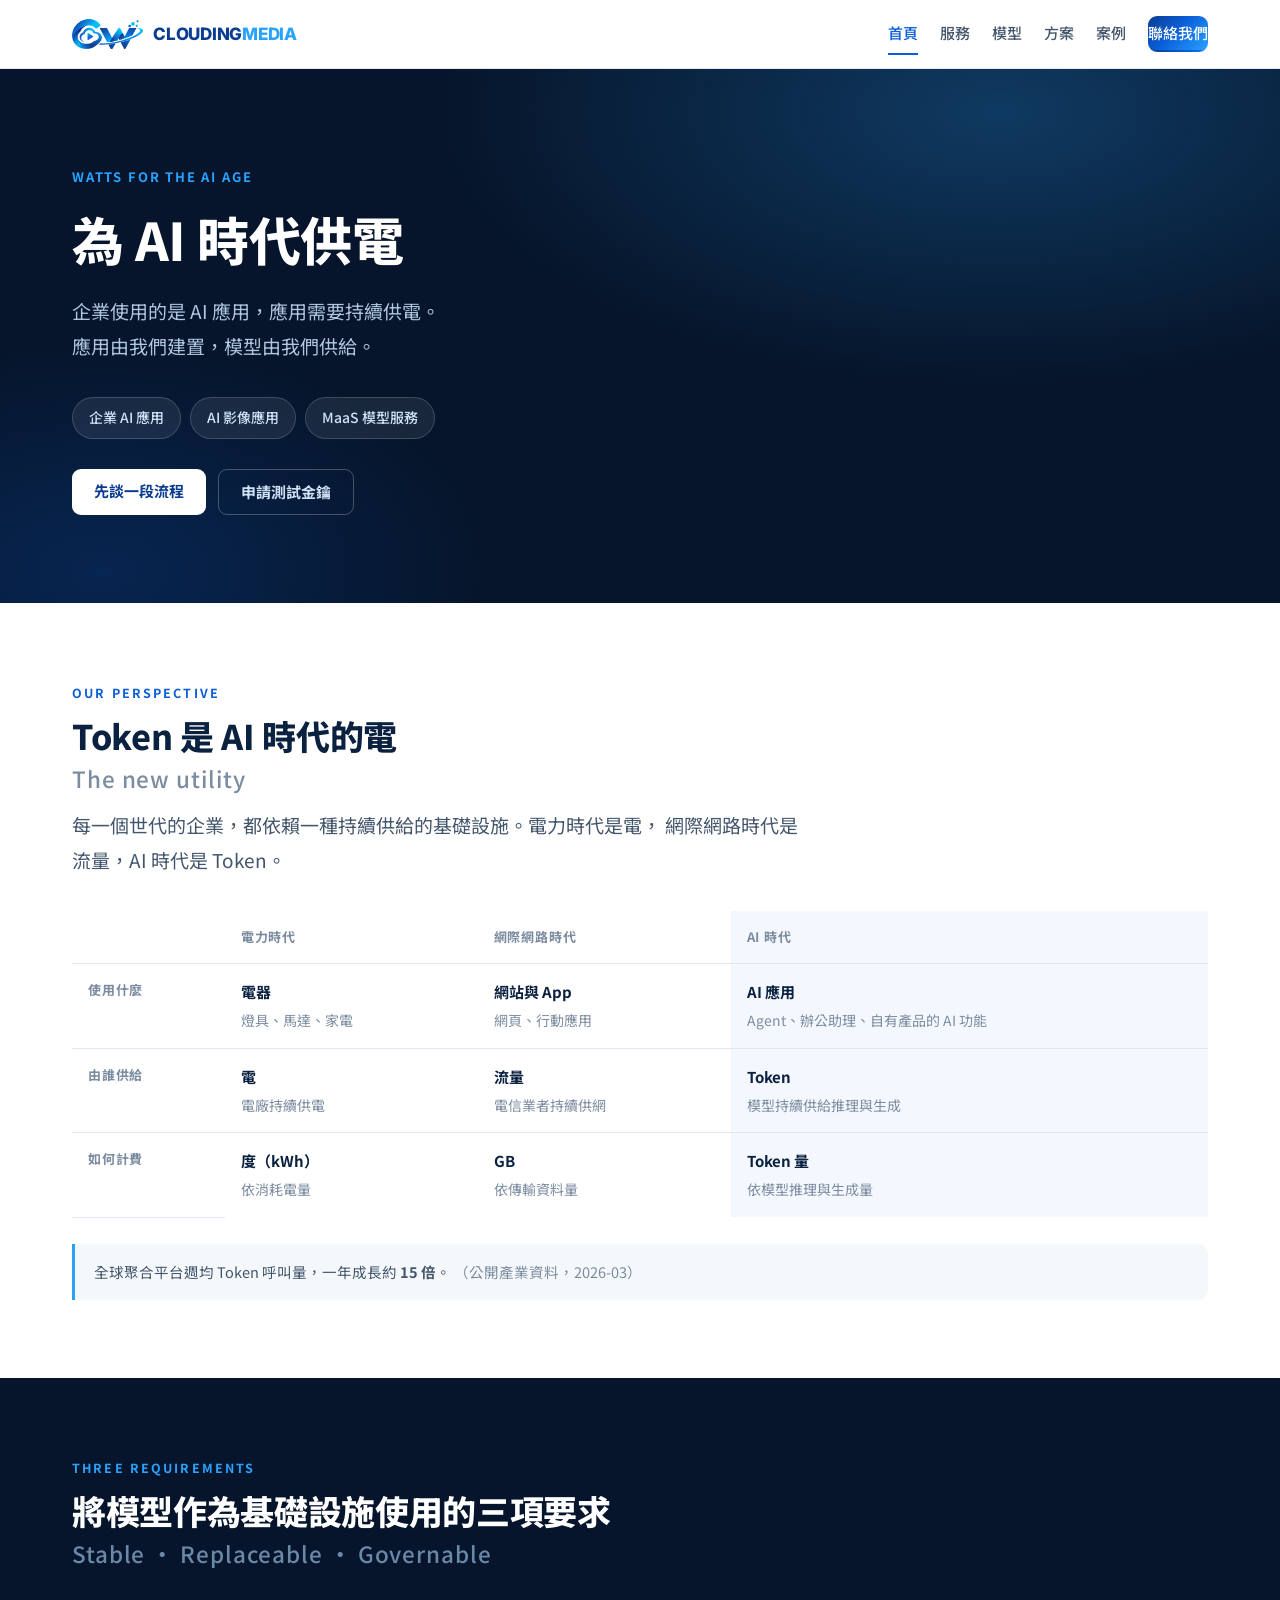
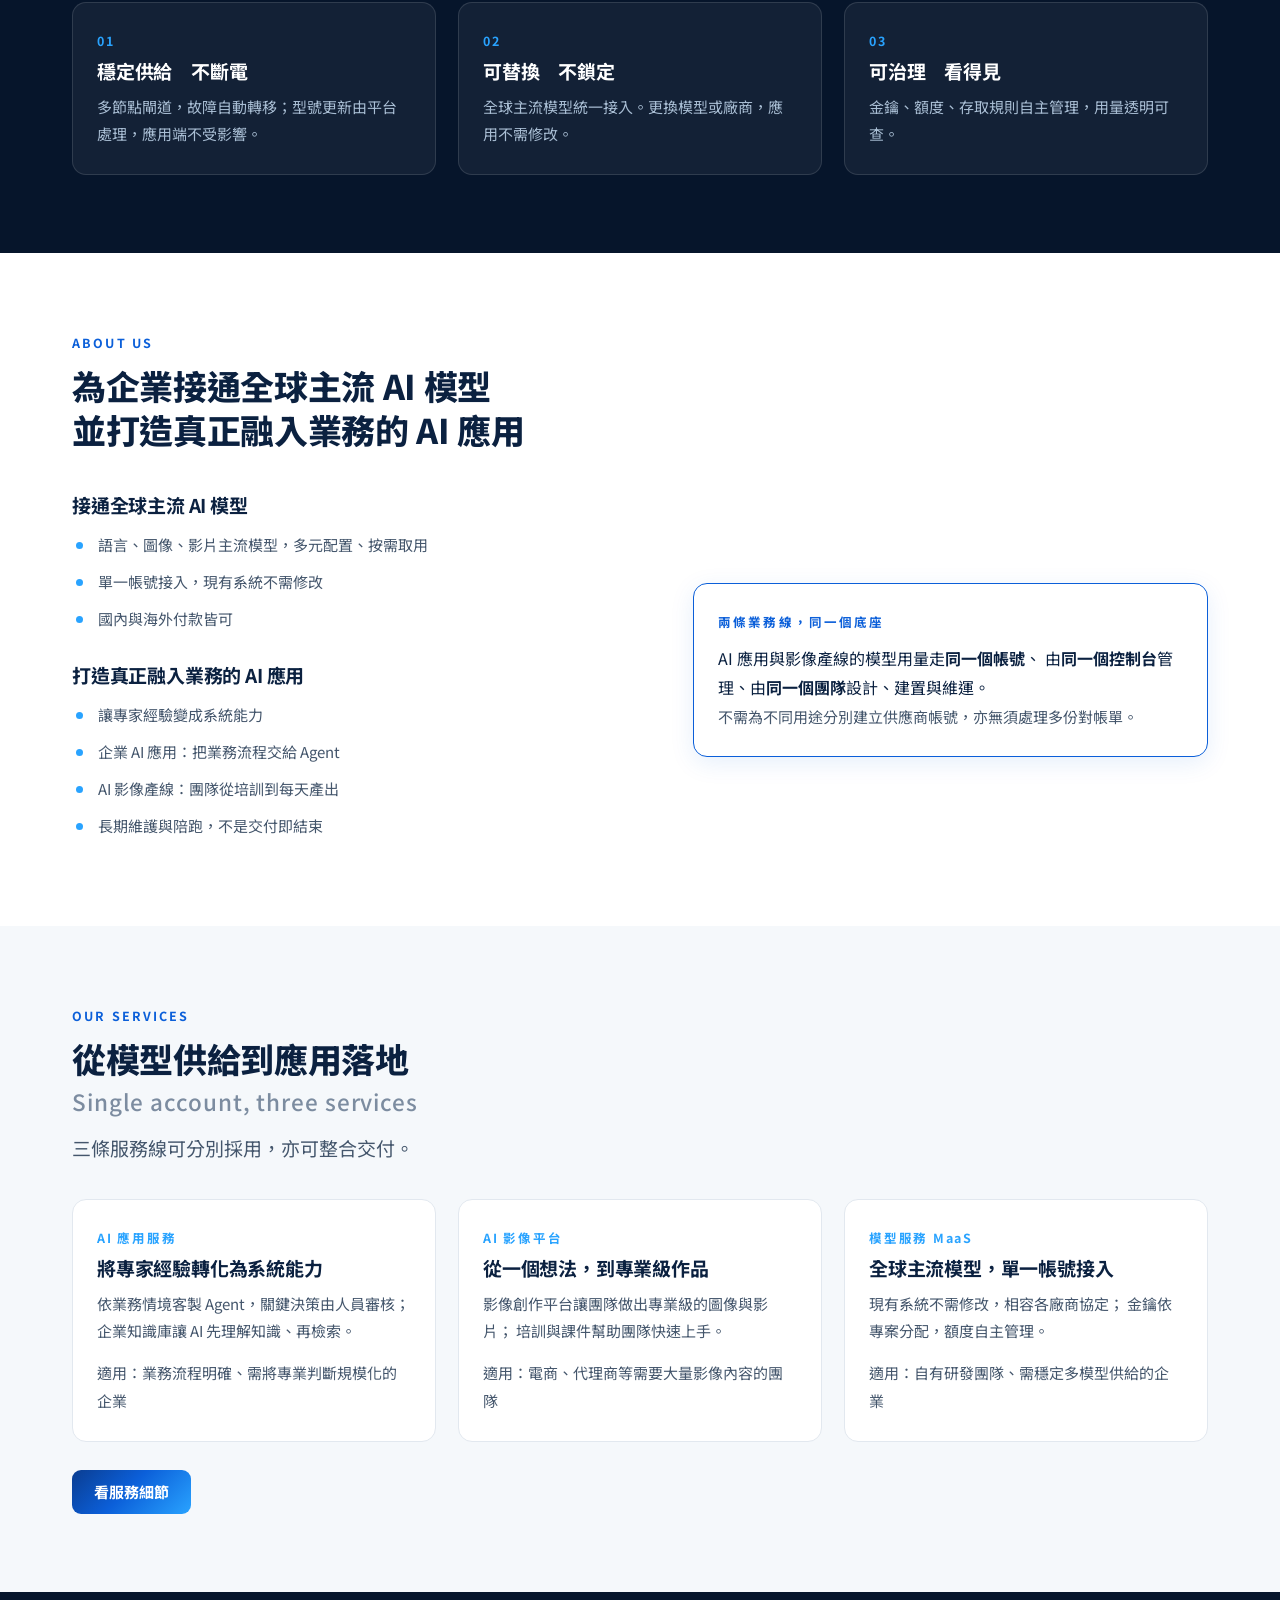
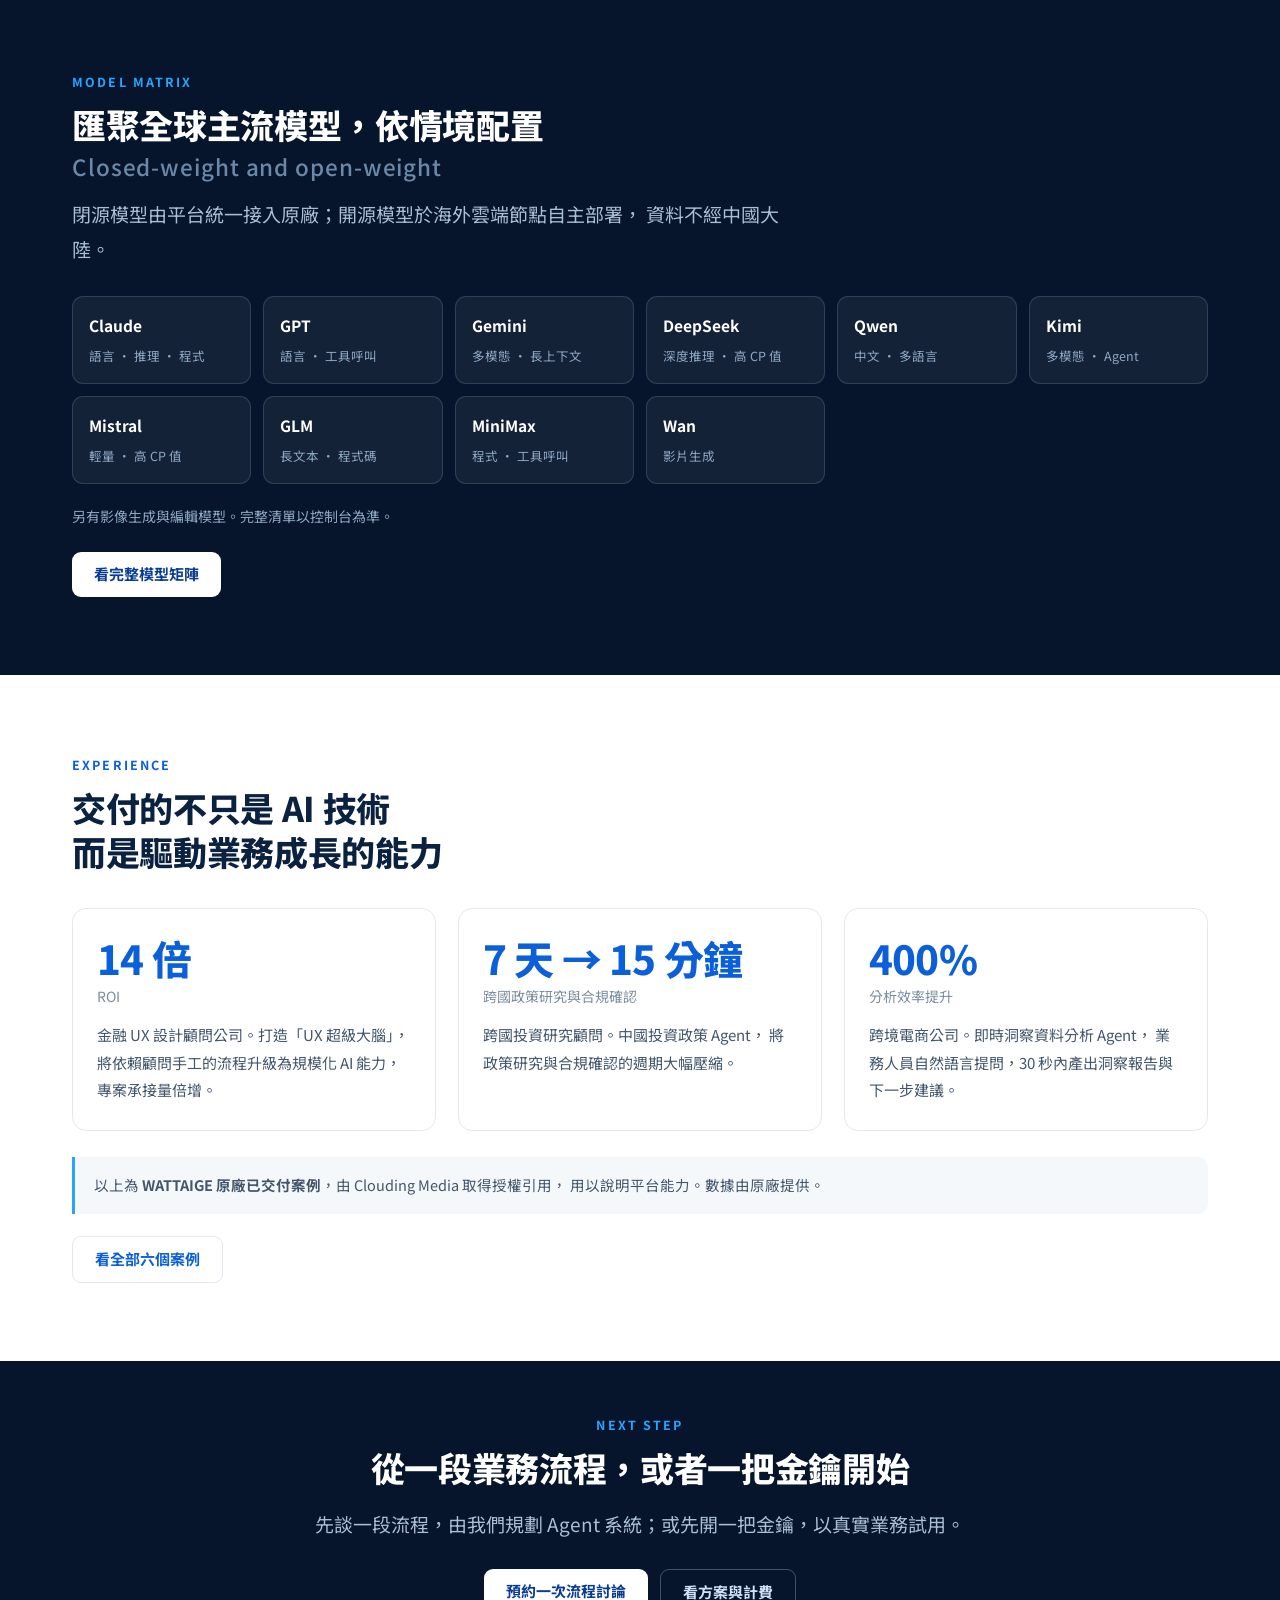
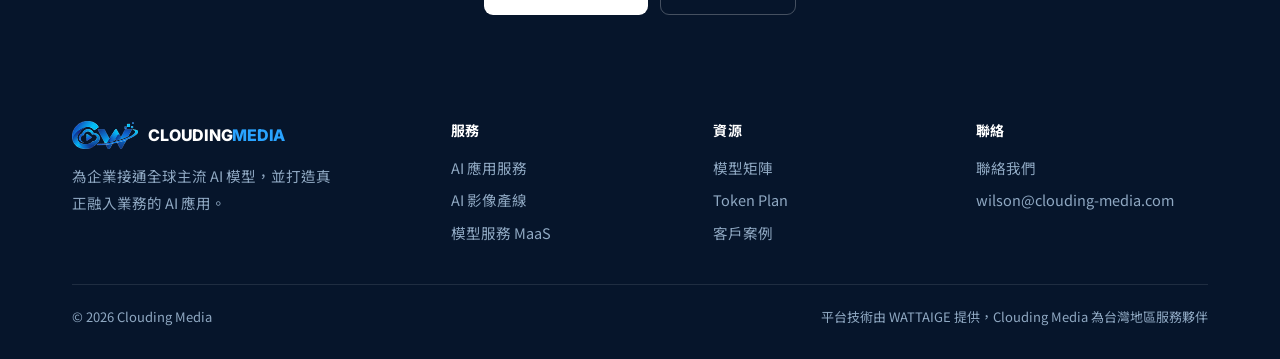
<file: index.html>
<!doctype html>
<html lang="zh-Hant">
<head>
<meta charset="utf-8">
<meta name="viewport" content="width=device-width,initial-scale=1">
<title>Clouding Media｜為 AI 時代供電</title>
<meta name="description" content="Clouding Media 為企業接通全球主流 AI 模型，並打造真正融入業務的 AI 應用。企業 AI 應用、AI 影像應用、MaaS 模型服務。">
<link rel="icon" href="images/favicon.ico">
<link rel="apple-touch-icon" href="images/icon-180.png">
<link rel="preconnect" href="https://fonts.googleapis.com">
<link rel="preconnect" href="https://fonts.gstatic.com" crossorigin>
<link rel="stylesheet" href="https://fonts.googleapis.com/css2?family=Noto+Sans+TC:wght@400;500;700;800&family=Inter:wght@400;500;700;800&display=swap">
<link rel="stylesheet" href="styles.css">
</head>
<body>

<header class="nav">
  <div class="wrap">
    <a class="brand" href="index.html"><img src="images/logo-mark-64.png" alt=""><span>CLOUDING<b>MEDIA</b></span></a>
    <button class="navtoggle" aria-label="選單" onclick="document.querySelector('.nav nav').classList.toggle('open')">≡</button>
    <nav>
      <a class="on" href="index.html">首頁</a>
      <a href="services.html">服務</a>
      <a href="models.html">模型</a>
      <a href="plans.html">方案</a>
      <a href="cases.html">案例</a>
      <a class="btn" href="contact.html">聯絡我們</a>
    </nav>
  </div>
</header>

<!-- ───────── 主視覺 ───────── -->
<div class="hero">
  <div class="wrap">
    <div class="kicker">Watts for the AI age</div>
    <h1>為 AI 時代供電</h1>
    <p>企業使用的是 AI 應用，應用需要持續供電。<br>
       應用由我們建置，模型由我們供給。</p>
    <div class="pills">
      <span class="pill">企業 AI 應用</span>
      <span class="pill">AI 影像應用</span>
      <span class="pill">MaaS 模型服務</span>
    </div>
    <div class="cta">
      <a class="btn lt" href="contact.html">先談一段流程</a>
      <a class="btn ghost" href="plans.html" style="color:#CFE2F5!important;border-color:rgba(255,255,255,.25)">申請測試金鑰</a>
    </div>
  </div>
</div>

<!-- ───────── 觀點 ───────── -->
<section>
<div class="wrap">
  <div class="eyebrow">Our perspective</div>
  <h2>Token 是 AI 時代的電<span class="en">The new utility</span></h2>
  <p class="lead" style="margin-top:14px">
    每一個世代的企業，都依賴一種持續供給的基礎設施。電力時代是電，
    網際網路時代是流量，AI 時代是 Token。</p>

  <div class="scrollx" style="margin-top:34px">
  <table class="tbl" style="min-width:680px">
    <tr>
      <th></th><th>電力時代</th><th>網際網路時代</th><th class="now">AI 時代</th>
    </tr>
    <tr>
      <th>使用什麼</th>
      <td><b>電器</b><br><span class="muted small">燈具、馬達、家電</span></td>
      <td><b>網站與 App</b><br><span class="muted small">網頁、行動應用</span></td>
      <td class="now"><b>AI 應用</b><br><span class="muted small">Agent、辦公助理、自有產品的 AI 功能</span></td>
    </tr>
    <tr>
      <th>由誰供給</th>
      <td><b>電</b><br><span class="muted small">電廠持續供電</span></td>
      <td><b>流量</b><br><span class="muted small">電信業者持續供網</span></td>
      <td class="now"><b>Token</b><br><span class="muted small">模型持續供給推理與生成</span></td>
    </tr>
    <tr>
      <th>如何計費</th>
      <td><b>度（kWh）</b><br><span class="muted small">依消耗電量</span></td>
      <td><b>GB</b><br><span class="muted small">依傳輸資料量</span></td>
      <td class="now"><b>Token 量</b><br><span class="muted small">依模型推理與生成量</span></td>
    </tr>
  </table>
  </div>

  <div class="note" style="margin-top:26px">
    全球聚合平台週均 Token 呼叫量，一年成長約 <b>15 倍</b>。
    <span class="muted">（公開產業資料，2026-03）</span>
  </div>
</div>
</section>

<!-- ───────── 三項要求 ───────── -->
<section class="deep">
<div class="wrap">
  <div class="eyebrow">Three requirements</div>
  <h2>將模型作為基礎設施使用的三項要求<span class="en">Stable · Replaceable · Governable</span></h2>

  <div class="grid g3" style="margin-top:34px">
    <div class="card">
      <div class="num">01</div>
      <h3 style="margin-top:7px">穩定供給　不斷電</h3>
      <p>多節點閘道，故障自動轉移；型號更新由平台處理，應用端不受影響。</p>
    </div>
    <div class="card">
      <div class="num">02</div>
      <h3 style="margin-top:7px">可替換　不鎖定</h3>
      <p>全球主流模型統一接入。更換模型或廠商，應用不需修改。</p>
    </div>
    <div class="card">
      <div class="num">03</div>
      <h3 style="margin-top:7px">可治理　看得見</h3>
      <p>金鑰、額度、存取規則自主管理，用量透明可查。</p>
    </div>
  </div>
</div>
</section>

<!-- ───────── 我們做什麼 ───────── -->
<section>
<div class="wrap">
  <div class="eyebrow">About us</div>
  <h2>為企業接通全球主流 AI 模型<br>並打造真正融入業務的 AI 應用</h2>

  <div class="split" style="margin-top:40px">
    <div>
      <h3>接通全球主流 AI 模型</h3>
      <ul class="ticks">
        <li>語言、圖像、影片主流模型，多元配置、按需取用</li>
        <li>單一帳號接入，現有系統不需修改</li>
        <li>國內與海外付款皆可</li>
      </ul>
      <h3 style="margin-top:30px">打造真正融入業務的 AI 應用</h3>
      <ul class="ticks">
        <li>讓專家經驗變成系統能力</li>
        <li>企業 AI 應用：把業務流程交給 Agent</li>
        <li>AI 影像產線：團隊從培訓到每天產出</li>
        <li>長期維護與陪跑，不是交付即結束</li>
      </ul>
    </div>
    <div class="card hi">
      <div class="eyebrow">兩條業務線，同一個底座</div>
      <p style="color:var(--ink);font-size:16px">
        AI 應用與影像產線的模型用量走<b>同一個帳號</b>、
        由<b>同一個控制台</b>管理、由<b>同一個團隊</b>設計、建置與維運。</p>
      <p style="margin-bottom:0">
        不需為不同用途分別建立供應商帳號，亦無須處理多份對帳單。</p>
    </div>
  </div>
</div>
</section>

<!-- ───────── 三條服務線 ───────── -->
<section class="soft">
<div class="wrap">
  <div class="eyebrow">Our services</div>
  <h2>從模型供給到應用落地<span class="en">Single account, three services</span></h2>
  <p class="lead" style="margin-top:14px">三條服務線可分別採用，亦可整合交付。</p>

  <div class="grid g3" style="margin-top:34px">
    <div class="card">
      <div class="num">AI 應用服務</div>
      <h3 style="margin-top:7px">將專家經驗轉化為系統能力</h3>
      <p>依業務情境客製 Agent，關鍵決策由人員審核；
         企業知識庫讓 AI 先理解知識、再檢索。</p>
      <p class="small muted" style="margin-top:14px">
        適用：業務流程明確、需將專業判斷規模化的企業</p>
    </div>
    <div class="card">
      <div class="num">AI 影像平台</div>
      <h3 style="margin-top:7px">從一個想法，到專業級作品</h3>
      <p>影像創作平台讓團隊做出專業級的圖像與影片；
         培訓與課件幫助團隊快速上手。</p>
      <p class="small muted" style="margin-top:14px">
        適用：電商、代理商等需要大量影像內容的團隊</p>
    </div>
    <div class="card">
      <div class="num">模型服務 MaaS</div>
      <h3 style="margin-top:7px">全球主流模型，單一帳號接入</h3>
      <p>現有系統不需修改，相容各廠商協定；
         金鑰依專案分配，額度自主管理。</p>
      <p class="small muted" style="margin-top:14px">
        適用：自有研發團隊、需穩定多模型供給的企業</p>
    </div>
  </div>

  <div style="margin-top:28px">
    <a class="btn" href="services.html">看服務細節</a>
  </div>
</div>
</section>

<!-- ───────── 模型矩陣摘要 ───────── -->
<section class="deep">
<div class="wrap">
  <div class="eyebrow">Model matrix</div>
  <h2>匯聚全球主流模型，依情境配置<span class="en">Closed-weight and open-weight</span></h2>
  <p class="lead" style="margin-top:14px">
    閉源模型由平台統一接入原廠；開源模型於海外雲端節點自主部署，
    資料不經中國大陸。</p>

  <div class="chips" style="margin-top:30px">
    <div class="chip"><b>Claude</b><span>語言 · 推理 · 程式</span></div>
    <div class="chip"><b>GPT</b><span>語言 · 工具呼叫</span></div>
    <div class="chip"><b>Gemini</b><span>多模態 · 長上下文</span></div>
    <div class="chip"><b>DeepSeek</b><span>深度推理 · 高 CP 值</span></div>
    <div class="chip"><b>Qwen</b><span>中文 · 多語言</span></div>
    <div class="chip"><b>Kimi</b><span>多模態 · Agent</span></div>
    <div class="chip"><b>Mistral</b><span>輕量 · 高 CP 值</span></div>
    <div class="chip"><b>GLM</b><span>長文本 · 程式碼</span></div>
    <div class="chip"><b>MiniMax</b><span>程式 · 工具呼叫</span></div>
    <div class="chip"><b>Wan</b><span>影片生成</span></div>
  </div>
  <p class="small" style="margin-top:20px;color:#8FA8C2">
    另有影像生成與編輯模型。完整清單以控制台為準。</p>
  <div style="margin-top:22px"><a class="btn lt" href="models.html">看完整模型矩陣</a></div>
</div>
</section>

<!-- ───────── 經驗 ───────── -->
<section>
<div class="wrap">
  <div class="eyebrow">Experience</div>
  <h2>交付的不只是 AI 技術<br>而是驅動業務成長的能力</h2>

  <div class="grid g3" style="margin-top:34px">
    <div class="card">
      <div class="stat" style="padding:0 0 10px;text-align:left">
        <b>14 倍</b><span>ROI</span></div>
      <p>金融 UX 設計顧問公司。打造「UX 超級大腦」，
         將依賴顧問手工的流程升級為規模化 AI 能力，專案承接量倍增。</p>
    </div>
    <div class="card">
      <div class="stat" style="padding:0 0 10px;text-align:left">
        <b>7 天 → 15 分鐘</b><span>跨國政策研究與合規確認</span></div>
      <p>跨國投資研究顧問。中國投資政策 Agent，
         將政策研究與合規確認的週期大幅壓縮。</p>
    </div>
    <div class="card">
      <div class="stat" style="padding:0 0 10px;text-align:left">
        <b>400%</b><span>分析效率提升</span></div>
      <p>跨境電商公司。即時洞察資料分析 Agent，
         業務人員自然語言提問，30 秒內產出洞察報告與下一步建議。</p>
    </div>
  </div>

  <div class="note" style="margin-top:26px">
    以上為 <b>WATTAIGE 原廠已交付案例</b>，由 Clouding Media 取得授權引用，
    用以說明平台能力。數據由原廠提供。
  </div>
  <div style="margin-top:22px"><a class="btn ghost" href="cases.html">看全部六個案例</a></div>
</div>
</section>

<!-- ───────── CTA ───────── -->
<section class="deep tight">
<div class="wrap" style="text-align:center">
  <div class="eyebrow">Next step</div>
  <h2>從一段業務流程，或者一把金鑰開始</h2>
  <p class="lead" style="margin:16px auto 0">
    先談一段流程，由我們規劃 Agent 系統；或先開一把金鑰，以真實業務試用。</p>
  <div style="margin-top:28px;display:flex;gap:12px;justify-content:center;flex-wrap:wrap">
    <a class="btn lt" href="contact.html">預約一次流程討論</a>
    <a class="btn ghost" href="plans.html" style="color:#CFE2F5!important;border-color:rgba(255,255,255,.25)">看方案與計費</a>
  </div>
</div>
</section>

<footer>
<div class="wrap">
  <div class="cols">
    <div>
      <div class="ftbrand"><img src="images/logo-mark-64.png" alt=""><span>CLOUDING<b>MEDIA</b></span></div>
      <p style="margin:0;max-width:34ch">
        為企業接通全球主流 AI 模型，並打造真正融入業務的 AI 應用。</p>
    </div>
    <div>
      <h4>服務</h4>
      <a href="services.html#agent">AI 應用服務</a>
      <a href="services.html#studio">AI 影像產線</a>
      <a href="services.html#maas">模型服務 MaaS</a>
    </div>
    <div>
      <h4>資源</h4>
      <a href="models.html">模型矩陣</a>
      <a href="plans.html">Token Plan</a>
      <a href="cases.html">客戶案例</a>
    </div>
    <div>
      <h4>聯絡</h4>
      <a href="contact.html">聯絡我們</a>
      <a href="mailto:wilson@clouding-media.com">wilson@clouding-media.com</a>
    </div>
  </div>
  <div class="bot">
    <span>© 2026 Clouding Media</span>
    <span class="sp"></span>
    <span>平台技術由 WATTAIGE 提供，Clouding Media 為台灣地區服務夥伴</span>
  </div>
</div>
</footer>

</body>
</html>
</file>
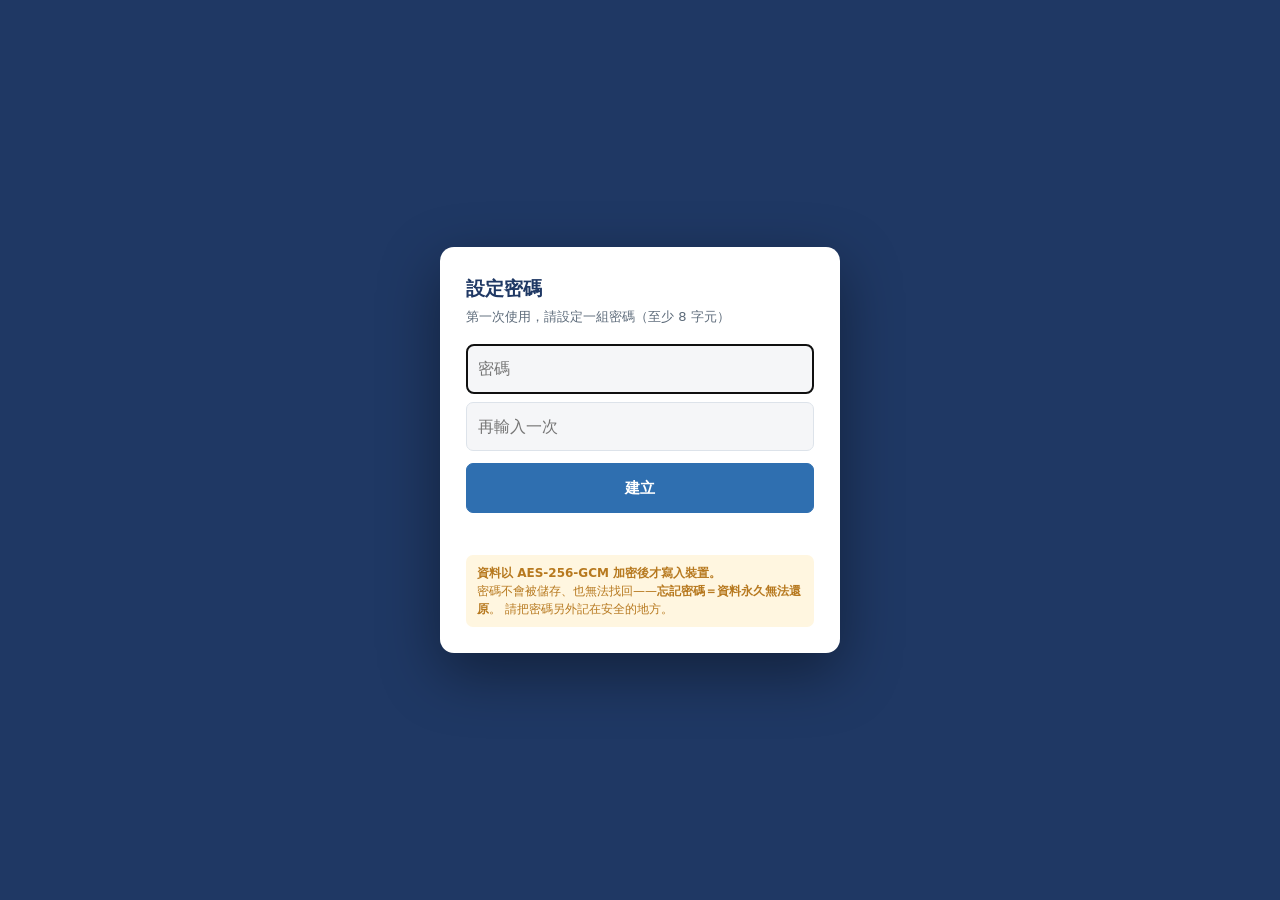
<file: allo2.html>
<!DOCTYPE html>
<html lang="zh-Hant">
<head>
<meta charset="utf-8">
<meta name="viewport" content="width=device-width,initial-scale=1,viewport-fit=cover">
<meta name="theme-color" content="#1f3864">
<meta name="apple-mobile-web-app-capable" content="yes">
<meta name="apple-mobile-web-app-status-bar-style" content="black-translucent">
<meta name="apple-mobile-web-app-title" content="ALLO2">
<link rel="apple-touch-icon" href="[data-uri]">
<link rel="icon" href="[data-uri]">
<title>ALLO2 專案管理</title>
<style>
:root{
  --bg:#f5f6f8;--panel:#fff;--ink:#1b2430;--muted:#5d6b7a;--line:#dde3ea;
  --navy:#1f3864;--accent:#2f6fb0;
  --red:#c0392b;--redbg:#fdecea;--amber:#b7791f;--amberbg:#fff6e0;
  --green:#1e7e4f;--greenbg:#e6f4ec;--grey:#7a8694;--greybg:#eef1f4;
  --shadow:0 1px 2px rgba(16,24,40,.06),0 1px 3px rgba(16,24,40,.08);
}
@media(prefers-color-scheme:dark){:root:not([data-theme="light"]){
  --bg:#121619;--panel:#1a2026;--ink:#e7edf3;--muted:#9aa8b6;--line:#2b343d;
  --navy:#8fb3e8;--accent:#5b9bd5;--redbg:#3a1f1d;--amberbg:#352a14;
  --greenbg:#15301f;--greybg:#232a31;--shadow:0 1px 3px rgba(0,0,0,.4);}}
:root[data-theme="dark"]{
  --bg:#121619;--panel:#1a2026;--ink:#e7edf3;--muted:#9aa8b6;--line:#2b343d;
  --navy:#8fb3e8;--accent:#5b9bd5;--redbg:#3a1f1d;--amberbg:#352a14;
  --greenbg:#15301f;--greybg:#232a31;--shadow:0 1px 3px rgba(0,0,0,.4);}
*{box-sizing:border-box;-webkit-tap-highlight-color:transparent}
body{margin:0;background:var(--bg);color:var(--ink);
 font:15px/1.6 "Microsoft JhengHei","PingFang TC","Noto Sans TC",system-ui,sans-serif}
header{background:var(--navy);color:#fff;padding:12px 14px;position:sticky;top:0;z-index:40;
 display:flex;align-items:center;gap:10px;flex-wrap:wrap;padding-top:max(12px,env(safe-area-inset-top))}
header h1{margin:0;font-size:16px;font-weight:700}
header .tag{font-size:10.5px;background:rgba(255,255,255,.18);padding:3px 7px;border-radius:4px}
header .sp{flex:1}
header button{background:rgba(255,255,255,.14);color:#fff;border:1px solid rgba(255,255,255,.25)}
nav{display:flex;gap:2px;background:var(--panel);border-bottom:1px solid var(--line);
 padding:0 6px;overflow-x:auto;position:sticky;top:48px;z-index:30;-webkit-overflow-scrolling:touch}
nav button{background:none;border:none;border-bottom:3px solid transparent;color:var(--muted);
 padding:12px 13px;font-size:14px;cursor:pointer;white-space:nowrap;font-weight:600}
nav button.on{color:var(--accent);border-bottom-color:var(--accent)}
nav button .n{display:inline-block;min-width:18px;padding:0 5px;margin-left:5px;border-radius:9px;
 background:var(--red);color:#fff;font-size:11px;line-height:17px;text-align:center}
main{padding:14px;max-width:1500px;margin:0 auto;padding-bottom:max(14px,env(safe-area-inset-bottom))}
.card{background:var(--panel);border:1px solid var(--line);border-radius:10px;padding:14px;
 margin-bottom:13px;box-shadow:var(--shadow)}
.card h2{margin:0 0 10px;font-size:15px;color:var(--navy);display:flex;align-items:center;gap:8px;flex-wrap:wrap}
.card h2 .sp{flex:1}
button{font:inherit;padding:8px 13px;border-radius:7px;border:1px solid var(--line);
 background:var(--panel);color:var(--ink);cursor:pointer;min-height:38px}
button.pri{background:var(--accent);color:#fff;border-color:var(--accent)}
button.sm{padding:5px 10px;font-size:12.5px;min-height:32px}
button.danger{color:var(--red);border-color:var(--red)}
table{width:100%;border-collapse:collapse;font-size:13.5px}
th{background:var(--greybg);text-align:left;padding:8px;border-bottom:2px solid var(--line);
 font-weight:700;font-size:12px;color:var(--muted);white-space:nowrap}
td{padding:9px 8px;border-bottom:1px solid var(--line);vertical-align:top}
.wrap{overflow-x:auto;-webkit-overflow-scrolling:touch}
.pill{display:inline-block;padding:2px 8px;border-radius:11px;font-size:11.5px;font-weight:700;white-space:nowrap}
.p-red{background:var(--redbg);color:var(--red)}.p-amber{background:var(--amberbg);color:var(--amber)}
.p-green{background:var(--greenbg);color:var(--green)}.p-grey{background:var(--greybg);color:var(--grey)}
.alert{border-left:4px solid var(--red);background:var(--redbg);padding:10px 12px;border-radius:7px;margin-bottom:8px}
.alert.amber{border-left-color:var(--amber);background:var(--amberbg)}
.alert b{display:block;margin-bottom:2px}.alert .why{font-size:12.5px;color:var(--muted)}
.grid{display:grid;gap:11px}
.g4{grid-template-columns:repeat(auto-fit,minmax(150px,1fr))}
.g2{grid-template-columns:repeat(auto-fit,minmax(280px,1fr))}
.stat{background:var(--panel);border:1px solid var(--line);border-radius:10px;padding:12px}
.stat .k{font-size:12px;color:var(--muted)}
.stat .v{font-size:26px;font-weight:700;margin-top:2px;color:var(--navy)}
.stat .v.bad{color:var(--red)}
label{display:block;font-size:12.5px;color:var(--muted);margin:9px 0 3px;font-weight:600}
input,select,textarea{width:100%;padding:9px;border:1px solid var(--line);border-radius:7px;
 background:var(--bg);color:var(--ink);font:inherit;font-size:16px}
textarea{min-height:66px;resize:vertical}
dialog{border:none;border-radius:12px;padding:0;max-width:720px;width:94%;
 background:var(--panel);color:var(--ink);box-shadow:0 10px 40px rgba(0,0,0,.3)}
dialog::backdrop{background:rgba(10,15,20,.6)}
dialog .hd{padding:13px 16px;border-bottom:1px solid var(--line);font-weight:700;color:var(--navy)}
dialog .bd{padding:16px;max-height:66vh;overflow:auto}
dialog .ft{padding:12px 16px;border-top:1px solid var(--line);display:flex;gap:8px;justify-content:flex-end}
.muted{color:var(--muted);font-size:12.5px}.sm{font-size:12.5px}
.row{display:flex;gap:8px;flex-wrap:wrap;align-items:center}
.gate{display:flex;gap:8px;padding:9px;border:1px solid var(--line);border-radius:7px;margin-bottom:6px;align-items:flex-start;flex-wrap:wrap}
.gate .q{flex:1;min-width:200px}.gate select{width:auto;min-width:98px}
.q-no{font-weight:700;color:var(--muted);min-width:22px}
.note{background:var(--amberbg);border-left:4px solid var(--amber);padding:10px 12px;
 border-radius:7px;font-size:12.5px;margin-bottom:12px}
.empty{text-align:center;padding:26px;color:var(--muted);font-size:13px}
/* 鎖定畫面 */
#lock{position:fixed;inset:0;background:var(--navy);color:#fff;z-index:200;
 display:flex;align-items:center;justify-content:center;padding:20px}
#lock .box{background:var(--panel);color:var(--ink);border-radius:14px;padding:26px;
 width:100%;max-width:400px;box-shadow:0 20px 60px rgba(0,0,0,.4)}
#lock h2{margin:0 0 4px;color:var(--navy);font-size:19px}
#lock .sub{color:var(--muted);font-size:13px;margin-bottom:16px}
#lock input{font-size:16px;padding:11px}
#lock button{width:100%;margin-top:12px;padding:12px;font-size:15px;font-weight:700}
#lock .err{color:var(--red);font-size:13px;margin-top:9px;min-height:19px}
#lock .warn{background:var(--amberbg);color:var(--amber);padding:9px 11px;border-radius:7px;
 font-size:12px;margin-top:14px;line-height:1.5}
.hide{display:none!important}
@media print{header,nav,button,.noprint,#lock{display:none!important}
 body{background:#fff}.card{break-inside:avoid;box-shadow:none}}
</style>
</head>
<body>

<div id="lock">
  <div class="box">
    <h2 id="lkTitle">解鎖</h2>
    <div class="sub" id="lkSub">請輸入密碼</div>
    <input type="password" id="lkPw" autocomplete="current-password" placeholder="密碼"
      onkeydown="if(event.key==='Enter')lkGo()">
    <input type="password" id="lkPw2" class="hide" autocomplete="new-password" placeholder="再輸入一次"
      style="margin-top:8px" onkeydown="if(event.key==='Enter')lkGo()">
    <button class="pri" onclick="lkGo()" id="lkBtn">解鎖</button>
    <div class="err" id="lkErr"></div>
    <div class="warn">
      <b>資料以 AES-256-GCM 加密後才寫入裝置。</b><br>
      密碼不會被儲存、也無法找回——<b>忘記密碼＝資料永久無法還原</b>。
      請把密碼另外記在安全的地方。
    </div>
  </div>
</div>

<header class="hide" id="hdr">
  <h1>ALLO2 專案管理</h1>
  <span class="tag">🔒 加密</span>
  <span class="sp"></span>
  <button onclick="exportEnc()" title="加密備份，可放雲端">匯出</button>
  <button onclick="document.getElementById('imp').click()">匯入</button>
  <input type="file" id="imp" accept=".json,.enc" style="display:none" onchange="importFile(this)">
  <button onclick="lockNow()" title="鎖定">🔒</button>
  <button onclick="toggleTheme()">☾</button>
</header>

<nav id="nav" class="hide"></nav>
<main id="main" class="hide"></main>

<dialog id="dlg">
  <div class="hd" id="dlgTitle"></div>
  <div class="bd" id="dlgBody"></div>
  <div class="ft">
    <button onclick="document.getElementById('dlg').close()">取消</button>
    <button class="pri" id="dlgSave">儲存</button>
  </div>
</dialog>

<script>
/* ════════════════════════════════════════════════════════════════
   ALLO2 專案管理｜加密版
   · 資料以 AES-256-GCM 加密，金鑰由密碼經 PBKDF2-SHA256 推導
   · 迭代 310,000 次、每次加密使用隨機 salt 與 IV
   · 密碼不儲存、不傳送。無法找回
   · 完全離線：無 CDN、無外部資源、無任何網路請求
   · 程式碼本身不含任何客戶資料，可安全放置於雲端
   ════════════════════════════════════════════════════════════════ */

const KEY='allo2pm_enc_v2', ITER=310000, IDLE_MIN=15;
const enc=new TextEncoder(), dec=new TextDecoder();
const today=()=>new Date().toISOString().slice(0,10);
const days=d=>d?Math.round((new Date(d)-new Date(today()))/864e5):null;
const uid=()=>Math.random().toString(36).slice(2,9);
const esc=s=>String(s==null?'':s).replace(/[&<>"]/g,c=>({'&':'&amp;','<':'&lt;','>':'&gt;','"':'&quot;'}[c]));
const b64=b=>btoa(String.fromCharCode(...new Uint8Array(b)));
const ub64=s=>Uint8Array.from(atob(s),c=>c.charCodeAt(0));

let CKEY=null, DB=null, idleTimer=null;

/* ── 加密層 ── */
async function deriveKey(pw,salt){
  const base=await crypto.subtle.importKey('raw',enc.encode(pw),'PBKDF2',false,['deriveKey']);
  return crypto.subtle.deriveKey(
    {name:'PBKDF2',salt,iterations:ITER,hash:'SHA-256'},
    base,{name:'AES-GCM',length:256},false,['encrypt','decrypt']);
}
async function encryptDB(obj,key){
  const iv=crypto.getRandomValues(new Uint8Array(12));
  const ct=await crypto.subtle.encrypt({name:'AES-GCM',iv},key,enc.encode(JSON.stringify(obj)));
  return {v:2,iv:b64(iv),ct:b64(ct)};
}
async function decryptDB(pkg,key){
  const pt=await crypto.subtle.decrypt({name:'AES-GCM',iv:ub64(pkg.iv)},key,ub64(pkg.ct));
  return JSON.parse(dec.decode(pt));
}
function getStore(){try{return JSON.parse(localStorage.getItem(KEY))}catch(e){return null}}
async function save(){
  if(!CKEY||!DB)return;
  const st=getStore();
  const pkg=await encryptDB(DB,CKEY);
  localStorage.setItem(KEY,JSON.stringify({salt:st.salt,...pkg}));
}

/* ── 鎖定／解鎖 ── */
function lkMsg(t){document.getElementById('lkErr').textContent=t}
async function lkGo(){
  const pw=document.getElementById('lkPw').value;
  if(pw.length<8)return lkMsg('密碼至少 8 個字元');
  const st=getStore();
  document.getElementById('lkBtn').disabled=true; lkMsg('處理中…');
  try{
    if(!st){
      const pw2=document.getElementById('lkPw2').value;
      if(pw!==pw2){document.getElementById('lkBtn').disabled=false;return lkMsg('兩次輸入的密碼不一致')}
      const salt=crypto.getRandomValues(new Uint8Array(16));
      CKEY=await deriveKey(pw,salt);
      DB={projects:[],contracts:[],evidence:[],decisions:[],watch:[],dd:[]};
      const pkg=await encryptDB(DB,CKEY);
      localStorage.setItem(KEY,JSON.stringify({salt:b64(salt),...pkg}));
      unlock(); dlgFirstRun();
    }else{
      CKEY=await deriveKey(pw,ub64(st.salt));
      DB=await decryptDB(st,CKEY);
      unlock();
    }
  }catch(e){
    CKEY=null;DB=null;
    lkMsg('密碼錯誤，或資料已損毀');
  }
  document.getElementById('lkBtn').disabled=false;
}
function unlock(){
  document.getElementById('lkPw').value='';
  document.getElementById('lkPw2').value='';
  lkMsg('');
  ['lock'].forEach(i=>document.getElementById(i).classList.add('hide'));
  ['hdr','nav','main'].forEach(i=>document.getElementById(i).classList.remove('hide'));
  resetIdle(); render();
}
function lockNow(){
  CKEY=null;DB=null;
  ['hdr','nav','main'].forEach(i=>document.getElementById(i).classList.add('hide'));
  document.getElementById('lock').classList.remove('hide');
  document.getElementById('lkPw').focus();
}
function resetIdle(){
  clearTimeout(idleTimer);
  idleTimer=setTimeout(()=>{if(CKEY){alert('閒置超過 '+IDLE_MIN+' 分鐘，已自動鎖定。');lockNow()}},IDLE_MIN*60000);
}
['click','keydown','touchstart'].forEach(e=>document.addEventListener(e,()=>{if(CKEY)resetIdle()},{passive:true}));

function initLock(){
  const st=getStore();
  if(!st){
    document.getElementById('lkTitle').textContent='設定密碼';
    document.getElementById('lkSub').textContent='第一次使用，請設定一組密碼（至少 8 字元）';
    document.getElementById('lkPw2').classList.remove('hide');
    document.getElementById('lkBtn').textContent='建立';
  }
  document.getElementById('lkPw').focus();
}

function dlgFirstRun(){
  dlg('資料庫已建立',`
   <p>目前是空的資料庫。你可以：</p>
   <ul style="padding-left:20px;line-height:2">
     <li><b>匯入既有資料</b>：點右上角「匯入」，載入 <code>初始資料.json</code> 或先前的加密備份</li>
     <li><b>從頭建立</b>：到各分頁逐筆新增</li>
   </ul>
   <div class="note" style="margin-top:12px">
     <b>請立刻做一件事：</b>把密碼記在密碼管理器或其他安全位置。
     本程式不儲存密碼，<b>遺失即無法還原</b>。</div>`,
   ()=>{});
  document.getElementById('dlgSave').textContent='知道了';
}

/* 題庫改由資料檔提供——線上這份程式碼不含任何題目內容 */
const GATE_OPT=['未評','通過','有條件','不通過'];
const GATES=()=>(DB&&DB.gatesDef)||[];
const DDQ=()=>(DB&&DB.ddqDef)||[];

/* ── 警示引擎 ── */
function alerts(){
  const out=[];
  (DB.contracts||[]).forEach(c=>{
    const p=(DB.projects||[]).find(x=>x.id===c.pid), pn=p?p.name:'（未指定專案）';
    if(!c.signed)out.push({lv:'red',t:`${c.title}｜尚未簽署`,w:`${pn}　${c.extNote||''}`});
    if(c.end){const d=days(c.end);
      if(d<0&&!c.extWritten)out.push({lv:'red',t:`${c.title}｜合約已於 ${c.end} 到期，且無書面展延`,
        w:`${pn}　逾期 ${-d} 天。展延未以書面確認者，法律上不生效力。`});
      else if(d<0)out.push({lv:'amber',t:`${c.title}｜已過原到期日 ${c.end}（已有書面展延）`,w:pn});
      else if(d<=30)out.push({lv:'amber',t:`${c.title}｜${d} 天後到期（${c.end}）`,w:pn});}
    (c.ms||[]).forEach(m=>{
      if(m.st==='未付'&&m.due&&m.due!=='—'&&days(m.due)<0)
        out.push({lv:'red',t:`${c.title}｜${m.n} 逾期未付`,
          w:`${pn}　應付日 ${m.due}（逾期 ${-days(m.due)} 天）　${m.amt}　條件：${m.cond}`});});
  });
  (DB.watch||[]).forEach(w=>{
    const due=w.last?new Date(new Date(w.last).getTime()+w.freq*864e5).toISOString().slice(0,10):null;
    if(due&&days(due)<0)out.push({lv:'amber',t:`監看逾期：${w.label}`,
      w:`上次檢查 ${w.last}，每 ${w.freq} 天應複查一次`});});
  const o={red:0,amber:1};return out.sort((a,b)=>o[a.lv]-o[b.lv]);
}

const TABS=[['dash','總覽'],['proj','專案'],['contract','合約與期限'],['gate','法域閘門'],
 ['dd','盡職調查'],['ev','證據登錄'],['dec','決策紀錄'],['watch','監看清單'],['help','說明']];
let tab='dash';

function render(){
  if(!DB)return;
  const a=alerts(),nRed=a.filter(x=>x.lv==='red').length;
  document.getElementById('nav').innerHTML=TABS.map(([k,l])=>
    `<button class="${k===tab?'on':''}" onclick="go('${k}')">${l}${k==='dash'&&nRed?`<span class="n">${nRed}</span>`:''}</button>`).join('');
  document.getElementById('main').innerHTML=({dash:vDash,proj:vProj,contract:vContract,gate:vGate,
    dd:vDD,ev:vEv,dec:vDec,watch:vWatch,help:vHelp}[tab]||vDash)();
}
function go(k){tab=k;render();window.scrollTo(0,0)}

function vDash(){
  const a=alerts(),red=a.filter(x=>x.lv==='red'),amb=a.filter(x=>x.lv==='amber');
  const act=(DB.projects||[]).filter(p=>!['不推進','已結案'].includes(p.stage)).length;
  return `<div class="grid g4" style="margin-bottom:13px">
    <div class="stat"><div class="k">需立即處理</div><div class="v ${red.length?'bad':''}">${red.length}</div></div>
    <div class="stat"><div class="k">需注意</div><div class="v">${amb.length}</div></div>
    <div class="stat"><div class="k">進行中專案</div><div class="v">${act}</div></div>
    <div class="stat"><div class="k">合約筆數</div><div class="v">${(DB.contracts||[]).length}</div></div></div>
  <div class="card"><h2>⚠ 警示<span class="sp"></span><span class="muted sm">自動計算</span></h2>
    ${a.length?a.map(x=>`<div class="alert ${x.lv==='amber'?'amber':''}">
      <b>${esc(x.t)}</b><div class="why">${esc(x.w)}</div></div>`).join(''):
      '<div class="empty">目前沒有警示。</div>'}</div>
  <div class="card"><h2>專案下一步</h2><div class="wrap">
    <table><thead><tr><th>專案</th><th>線</th><th>階段</th><th>下一個動作</th></tr></thead><tbody>
    ${(DB.projects||[]).filter(p=>p.stage!=='不推進').map(p=>`<tr>
      <td><b>${esc(p.name)}</b><div class="muted sm">${esc(p.country)}</div></td>
      <td>${esc(p.line)}</td><td>${stagePill(p.stage)}</td><td>${esc(p.next)}</td></tr>`).join('')
      ||'<tr><td colspan="4" class="empty">尚無專案</td></tr>'}
    </tbody></table></div></div>`;
}
function stagePill(s){const m={'執行中':'p-green','規劃中':'p-grey','停滯':'p-amber','受阻':'p-red',
 '不推進':'p-grey','待決':'p-amber','擬稿中':'p-amber','已結案':'p-grey'};
 return `<span class="pill ${m[s]||'p-grey'}">${esc(s)}</span>`}

function vProj(){
  return `<div class="card"><h2>專案<span class="sp"></span>
   <button class="pri sm" onclick="edProj()">＋ 新增</button></h2><div class="wrap">
  <table><thead><tr><th>名稱</th><th>國家</th><th>線</th><th>階段</th><th>負責</th><th>下一個動作</th><th></th></tr></thead><tbody>
  ${(DB.projects||[]).map(p=>`<tr>
    <td><b>${esc(p.name)}</b>${p.note?`<div class="muted sm">${esc(p.note)}</div>`:''}</td>
    <td>${esc(p.country)}</td><td>${esc(p.line)}</td><td>${stagePill(p.stage)}</td>
    <td>${esc(p.owner)}</td><td class="sm">${esc(p.next)}</td>
    <td class="noprint"><button class="sm" onclick="edProj('${p.id}')">編輯</button></td></tr>`).join('')
    ||'<tr><td colspan="7" class="empty">尚無專案</td></tr>'}
  </tbody></table></div></div>`;
}
function edProj(id){
  const p=id?DB.projects.find(x=>x.id===id):{id:uid(),name:'',country:'',line:'A 診斷',stage:'規劃中',owner:'',next:'',note:''};
  dlg(id?'編輯專案':'新增專案',`
   <label>名稱</label><input id="f_name" value="${esc(p.name)}">
   <label>國家／地區</label><input id="f_country" value="${esc(p.country)}">
   <label>業務線</label><select id="f_line">${['A 診斷','B 採購','C 合規','開發','其他'].map(x=>`<option ${x===p.line?'selected':''}>${x}</option>`).join('')}</select>
   <label>階段</label><select id="f_stage">${['規劃中','執行中','待決','擬稿中','停滯','受阻','不推進','已結案'].map(x=>`<option ${x===p.stage?'selected':''}>${x}</option>`).join('')}</select>
   <label>負責人</label><input id="f_owner" value="${esc(p.owner)}">
   <label>下一個動作</label><input id="f_next" value="${esc(p.next)}">
   <label>備註</label><textarea id="f_note">${esc(p.note)}</textarea>
   ${id?`<div style="margin-top:14px"><button class="danger sm" onclick="delItem('projects','${id}')">刪除此專案</button></div>`:''}`,
   ()=>{Object.assign(p,{name:v('f_name'),country:v('f_country'),line:v('f_line'),stage:v('f_stage'),
     owner:v('f_owner'),next:v('f_next'),note:v('f_note')});
     if(!id)(DB.projects=DB.projects||[]).push(p);save();render()});
}

function vContract(){
  return `<div class="note"><b>展延必須有書面才生效。</b>未簽署之合約永遠列為紅色。</div>
  <div class="card"><h2>合約<span class="sp"></span>
   <button class="pri sm" onclick="edCon()">＋ 新增</button></h2>
  ${(DB.contracts||[]).map(c=>{
    const p=(DB.projects||[]).find(x=>x.id===c.pid),d=c.end?days(c.end):null;
    let st=`<span class="pill p-grey">未簽署</span>`;
    if(c.signed){
      if(d===null)st=`<span class="pill p-grey">無到期日</span>`;
      else if(d<0&&!c.extWritten)st=`<span class="pill p-red">逾期 ${-d} 天·無書面展延</span>`;
      else if(d<0)st=`<span class="pill p-amber">已展延</span>`;
      else if(d<=30)st=`<span class="pill p-amber">${d} 天後到期</span>`;
      else st=`<span class="pill p-green">有效</span>`;}
    return `<div style="border:1px solid var(--line);border-radius:8px;padding:12px;margin-bottom:10px">
     <div class="row"><b>${esc(c.title)}</b>${st}<span class="sp"></span>
       <button class="sm noprint" onclick="edCon('${c.id}')">編輯</button></div>
     <div class="muted sm" style="margin:4px 0">${p?esc(p.name):'—'}　|　甲：${esc(c.a)}　乙：${esc(c.b)}</div>
     <div class="sm">期間 ${esc(c.start||'—')} ～ ${esc(c.end||'—')}　|　金額 ${esc(c.value)}　|
       書面展延：${c.extWritten?'<b style="color:var(--green)">有</b>':'<b style="color:var(--red)">無</b>'}</div>
     ${c.extNote?`<div class="muted sm" style="margin-top:6px">${esc(c.extNote)}</div>`:''}
     ${(c.ms||[]).length?`<div class="wrap"><table style="margin-top:8px"><thead><tr><th>里程碑</th><th>條件</th><th>應付日</th><th>金額</th><th>狀態</th></tr></thead><tbody>
       ${c.ms.map(m=>{const od=m.st==='未付'&&m.due&&m.due!=='—'&&days(m.due)<0;
        return `<tr><td>${esc(m.n)}</td><td class="sm">${esc(m.cond)}</td>
         <td${od?' style="color:var(--red);font-weight:700"':''}>${esc(m.due)}</td>
         <td>${esc(m.amt)}</td><td>${esc(m.st)}${od?' <span class="pill p-red">逾期</span>':''}</td></tr>`}).join('')}
       </tbody></table></div>`:''}</div>`}).join('')
    ||'<div class="empty">尚無合約</div>'}</div>`;
}
function edCon(id){
  const c=id?DB.contracts.find(x=>x.id===id):{id:uid(),pid:'',title:'',a:'',b:'',signed:'',start:'',end:'',value:'',extWritten:false,extNote:'',ms:[]};
  dlg(id?'編輯合約':'新增合約',`
   <label>合約名稱</label><input id="f_title" value="${esc(c.title)}">
   <label>所屬專案</label><select id="f_pid"><option value="">—</option>
     ${(DB.projects||[]).map(p=>`<option value="${p.id}" ${p.id===c.pid?'selected':''}>${esc(p.name)}</option>`).join('')}</select>
   <label>甲方</label><input id="f_a" value="${esc(c.a)}">
   <label>乙方</label><input id="f_b" value="${esc(c.b)}">
   <div class="grid g2">
    <div><label>簽署日</label><input type="date" id="f_signed" value="${esc(c.signed)}"></div>
    <div><label>生效日</label><input type="date" id="f_start" value="${esc(c.start)}"></div>
    <div><label>到期日</label><input type="date" id="f_end" value="${esc(c.end)}"></div>
    <div><label>金額</label><input id="f_value" value="${esc(c.value)}"></div></div>
   <label><input type="checkbox" id="f_ext" ${c.extWritten?'checked':''} style="width:auto"> 展延已取得書面確認</label>
   <label>備註／風險</label><textarea id="f_extNote">${esc(c.extNote)}</textarea>
   <label>里程碑（每行：名稱 | 條件 | 應付日 | 金額 | 狀態）</label>
   <textarea id="f_ms" style="min-height:90px">${(c.ms||[]).map(m=>[m.n,m.cond,m.due,m.amt,m.st].join(' | ')).join('\n')}</textarea>
   ${id?`<div style="margin-top:14px"><button class="danger sm" onclick="delItem('contracts','${id}')">刪除此合約</button></div>`:''}`,
   ()=>{const ms=v('f_ms').split('\n').filter(x=>x.trim()).map(l=>{
      const [n,cond,due,amt,st]=l.split('|').map(s=>s.trim());
      return {n:n||'',cond:cond||'',due:due||'',amt:amt||'',st:st||''}});
     Object.assign(c,{pid:v('f_pid'),title:v('f_title'),a:v('f_a'),b:v('f_b'),signed:v('f_signed'),
       start:v('f_start'),end:v('f_end'),value:v('f_value'),
       extWritten:document.getElementById('f_ext').checked,extNote:v('f_extNote'),ms});
     if(!id)(DB.contracts=DB.contracts||[]).push(c);save();render()});
}

function vGate(){
  const sel=DB._gateP||(DB.projects||[])[0]?.id;
  const p=(DB.projects||[]).find(x=>x.id===sel);
  if(!p)return '<div class="empty">請先建立專案。</div>';
  if(!GATES().length)return '<div class="empty">尚未載入閘門題庫。<br>請用右上角「匯入」載入設定檔。</div>';
  p.gates=p.gates||{};
  return `<div class="note">任一題為「不通過」即應停損。<b>否決也要留紀錄。</b></div>
  <div class="card"><h2>法域閘門<span class="sp"></span>
   <select style="width:auto" onchange="DB._gateP=this.value;save();render()">
   ${DB.projects.map(x=>`<option value="${x.id}" ${x.id===sel?'selected':''}>${esc(x.name)}</option>`).join('')}</select></h2>
  ${GATES().map((q,i)=>{const g=p.gates[i]||{v:'未評',n:''};
   const cls={'通過':'p-green','有條件':'p-amber','不通過':'p-red','未評':'p-grey'}[g.v];
   return `<div class="gate"><span class="q-no">${i+1}</span>
    <div class="q"><div>${esc(q)}</div>
     <input class="sm" style="margin-top:5px" placeholder="依據／備註" value="${esc(g.n)}"
      onchange="setGate('${p.id}',${i},null,this.value)"></div>
    <select onchange="setGate('${p.id}',${i},this.value,null)">
     ${GATE_OPT.map(o=>`<option ${o===g.v?'selected':''}>${o}</option>`).join('')}</select>
    <span class="pill ${cls}">${esc(g.v)}</span></div>`}).join('')}</div>`;
}
function setGate(pid,i,val,note){
  const p=DB.projects.find(x=>x.id===pid);p.gates=p.gates||{};
  p.gates[i]=p.gates[i]||{v:'未評',n:''};
  if(val!==null)p.gates[i].v=val;
  if(note!==null)p.gates[i].n=note;
  save();if(val!==null)render();
}

function vDD(){
  DB.dd=DB.dd||[];const sel=DB._ddId,rec=DB.dd.find(x=>x.id===sel);
  if(!DDQ().length)return '<div class="empty">尚未載入盡調題庫。<br>請用右上角「匯入」載入設定檔。</div>';
  return `<div class="note">全部要求<b>書面回覆</b>。第 12、13、14 題答不出來，本身就是最有價值的資訊。</div>
  <div class="card"><h2>盡職調查問卷<span class="sp"></span>
   <select style="width:auto" onchange="DB._ddId=this.value;save();render()">
    <option value="">— 選擇 —</option>
    ${DB.dd.map(d=>`<option value="${d.id}" ${d.id===sel?'selected':''}>${esc(d.cp)}</option>`).join('')}</select>
   <button class="pri sm" onclick="newDD()">＋ 新增對象</button></h2>
  ${rec?`<div class="sm muted" style="margin-bottom:8px">對象：<b>${esc(rec.cp)}</b>　建立 ${esc(rec.date)}</div>
   <div class="wrap"><table><thead><tr><th style="width:56px">類別</th><th>問題</th><th style="width:36%">回覆（逐字）</th></tr></thead><tbody>
   ${DDQ().map(([cat,q],i)=>`<tr><td class="sm">${cat}</td><td class="sm">${esc(q)}</td>
    <td><textarea style="min-height:46px" onchange="setDD('${rec.id}',${i},this.value)">${esc(rec.ans?.[i]||'')}</textarea></td></tr>`).join('')}
   </tbody></table></div>
   <div style="margin-top:10px" class="noprint"><button class="danger sm" onclick="delItem('dd','${rec.id}')">刪除此筆</button></div>`
   :'<div class="empty">請選擇或新增一個盡調對象。</div>'}</div>`;
}
function newDD(){const cp=prompt('對象名稱（開發商／專案／交易對手）');if(!cp)return;
 DB.dd=DB.dd||[];const r={id:uid(),cp,date:today(),ans:{}};DB.dd.push(r);DB._ddId=r.id;save();render()}
function setDD(id,i,val){const r=DB.dd.find(x=>x.id===id);r.ans=r.ans||{};r.ans[i]=val;save()}

function vEv(){
  const gp={'一手':'p-green','口述':'p-amber','推論':'p-amber','查無':'p-grey','衝突':'p-red'};
  return `<div class="note"><b>寫入前須標來源等級。口述不得升格為事實。</b>對外引用前，只有「一手」可直接使用。</div>
  <div class="card"><h2>證據登錄<span class="sp"></span>
   <button class="pri sm" onclick="edEv()">＋ 新增</button></h2><div class="wrap">
  <table><thead><tr><th style="width:62px">等級</th><th>結論／主張</th><th>來源</th><th>專案</th><th>日期</th><th></th></tr></thead><tbody>
  ${(DB.evidence||[]).map(e=>{const p=(DB.projects||[]).find(x=>x.id===e.pid);
   return `<tr><td><span class="pill ${gp[e.grade]||'p-grey'}">${esc(e.grade)}</span></td>
   <td>${esc(e.claim)}</td><td class="sm muted">${esc(e.src)}</td>
   <td class="sm">${p?esc(p.name):'—'}</td><td class="sm">${esc(e.date)}</td>
   <td class="noprint"><button class="sm" onclick="edEv('${e.id}')">編輯</button></td></tr>`}).join('')
   ||'<tr><td colspan="6" class="empty">尚無紀錄</td></tr>'}
  </tbody></table></div></div>`;
}
function edEv(id){
  const e=id?DB.evidence.find(x=>x.id===id):{id:uid(),pid:'',claim:'',grade:'一手',src:'',date:today()};
  dlg(id?'編輯證據':'新增證據',`
   <label>結論／主張</label><textarea id="f_claim">${esc(e.claim)}</textarea>
   <label>來源等級</label><select id="f_grade">${['一手','口述','推論','查無','衝突'].map(x=>`<option ${x===e.grade?'selected':''}>${x}</option>`).join('')}</select>
   <label>來源（文件、網址、對話、日期）</label><textarea id="f_src">${esc(e.src)}</textarea>
   <label>所屬專案</label><select id="f_pid"><option value="">—</option>
     ${(DB.projects||[]).map(p=>`<option value="${p.id}" ${p.id===e.pid?'selected':''}>${esc(p.name)}</option>`).join('')}</select>
   <label>查證日期</label><input type="date" id="f_date" value="${esc(e.date)}">
   ${id?`<div style="margin-top:14px"><button class="danger sm" onclick="delItem('evidence','${id}')">刪除</button></div>`:''}`,
   ()=>{Object.assign(e,{claim:v('f_claim'),grade:v('f_grade'),src:v('f_src'),pid:v('f_pid'),date:v('f_date')});
     if(!id)(DB.evidence=DB.evidence||[]).push(e);save();render()});
}

function vDec(){
  return `<div class="note"><b>否決也要留紀錄。</b>三年後被問起時，能拿出當初的書面判斷與理由，是唯一有效的辯護。</div>
  <div class="card"><h2>決策紀錄<span class="sp"></span>
   <button class="pri sm" onclick="edDec()">＋ 新增</button></h2><div class="wrap">
  <table><thead><tr><th>日期</th><th>專案</th><th>決定</th><th>理由</th><th>決定者</th><th></th></tr></thead><tbody>
  ${(DB.decisions||[]).map(d=>{const p=(DB.projects||[]).find(x=>x.id===d.pid);
   return `<tr><td class="sm">${esc(d.date)}</td><td class="sm">${p?esc(p.name):'—'}</td>
   <td><b>${esc(d.dec)}</b></td><td class="sm">${esc(d.reason)}</td><td class="sm">${esc(d.by)}</td>
   <td class="noprint"><button class="sm" onclick="edDec('${d.id}')">編輯</button></td></tr>`}).join('')
   ||'<tr><td colspan="6" class="empty">尚無紀錄</td></tr>'}
  </tbody></table></div></div>`;
}
function edDec(id){
  const d=id?DB.decisions.find(x=>x.id===id):{id:uid(),pid:'',date:today(),dec:'',reason:'',by:''};
  dlg(id?'編輯決策':'新增決策',`
   <label>日期</label><input type="date" id="f_date" value="${esc(d.date)}">
   <label>專案</label><select id="f_pid"><option value="">—</option>
     ${(DB.projects||[]).map(p=>`<option value="${p.id}" ${p.id===d.pid?'selected':''}>${esc(p.name)}</option>`).join('')}</select>
   <label>決定</label><input id="f_dec" value="${esc(d.dec)}" placeholder="推進／不推進／有條件推進／暫緩">
   <label>理由</label><textarea id="f_reason">${esc(d.reason)}</textarea>
   <label>決定者</label><input id="f_by" value="${esc(d.by)}">
   ${id?`<div style="margin-top:14px"><button class="danger sm" onclick="delItem('decisions','${id}')">刪除</button></div>`:''}`,
   ()=>{Object.assign(d,{date:v('f_date'),pid:v('f_pid'),dec:v('f_dec'),reason:v('f_reason'),by:v('f_by')});
     if(!id)(DB.decisions=DB.decisions||[]).push(d);save();render()});
}

function vWatch(){
  return `<div class="card"><h2>監看清單<span class="sp"></span>
   <button class="pri sm" onclick="edWatch()">＋ 新增</button></h2><div class="wrap">
  <table><thead><tr><th>項目</th><th>頻率</th><th>上次</th><th>下次應查</th><th>備註</th><th></th></tr></thead><tbody>
  ${(DB.watch||[]).map(w=>{
   const due=w.last?new Date(new Date(w.last).getTime()+w.freq*864e5).toISOString().slice(0,10):'—';
   const od=due!=='—'&&days(due)<0;
   return `<tr><td><b>${esc(w.label)}</b></td><td class="sm">${w.freq} 天</td>
   <td class="sm">${esc(w.last||'—')}</td>
   <td class="sm"${od?' style="color:var(--red);font-weight:700"':''}>${esc(due)}${od?' 逾期':''}</td>
   <td class="sm muted">${esc(w.note)}</td>
   <td class="noprint"><button class="sm" onclick="tick('${w.id}')">今日已查</button>
    <button class="sm" onclick="edWatch('${w.id}')">編輯</button></td></tr>`}).join('')
   ||'<tr><td colspan="6" class="empty">尚無項目</td></tr>'}
  </tbody></table></div></div>`;
}
function tick(id){const w=DB.watch.find(x=>x.id===id);w.last=today();save();render()}
function edWatch(id){
  const w=id?DB.watch.find(x=>x.id===id):{id:uid(),label:'',freq:30,last:today(),note:''};
  dlg(id?'編輯監看項':'新增監看項',`
   <label>項目</label><input id="f_label" value="${esc(w.label)}">
   <label>頻率（天）</label><input type="number" id="f_freq" value="${w.freq}">
   <label>上次檢查</label><input type="date" id="f_last" value="${esc(w.last)}">
   <label>備註</label><textarea id="f_note">${esc(w.note)}</textarea>
   ${id?`<div style="margin-top:14px"><button class="danger sm" onclick="delItem('watch','${id}')">刪除</button></div>`:''}`,
   ()=>{Object.assign(w,{label:v('f_label'),freq:+v('f_freq')||30,last:v('f_last'),note:v('f_note')});
     if(!id)(DB.watch=DB.watch||[]).push(w);save();render()});
}

function vHelp(){
  return `<div class="card"><h2>加密與安全</h2>
  <table><tbody>
   <tr><th>加密演算法</th><td>AES-256-GCM（含完整性驗證）</td></tr>
   <tr><th>金鑰推導</th><td>PBKDF2-SHA256，${ITER.toLocaleString()} 次迭代，16 位元組隨機 salt</td></tr>
   <tr><th>密碼儲存</th><td><b>不儲存</b>。僅在解鎖期間存在於記憶體</td></tr>
   <tr><th>自動鎖定</th><td>閒置 ${IDLE_MIN} 分鐘</td></tr>
   <tr><th>網路行為</th><td><b>無</b>。無 CDN、無外部字型、無追蹤、無任何請求</td></tr>
   <tr><th>程式碼內容</th><td><b>不含任何客戶資料</b>，可安全放置於雲端或自行架設</td></tr>
  </tbody></table>
  <div class="note" style="margin-top:14px"><b>忘記密碼無法還原。</b>
   本程式不保留密碼、不保留提示、沒有後門。請把密碼存進密碼管理器。</div>

  <h2 style="margin-top:18px">放雲端安全嗎</h2>
  <p><b>匯出的備份檔是密文。</b>雲端服務商、以及任何取得該檔案的人，看到的都是加密後的亂碼。
   沒有你的密碼就無法還原。這就是為什麼不需要解除保密規則——<b>上去的不是資料，是密文</b>。</p>
  <p class="muted sm">但仍須注意：解鎖後的裝置上，資料是明文可見的。
   手機請設定螢幕鎖定；共用電腦請用完按右上角 🔒。</p>

  <h2 style="margin-top:18px">手機使用</h2>
  <ol style="padding-left:20px;line-height:1.9">
   <li><b>Android</b>：用 Chrome 開啟本檔，選單 →「加到主畫面」，即可像 App 一樣使用。</li>
   <li><b>iPhone</b>：Safari 無法穩定開啟本機 HTML。
    需把本檔放到可用網址存取的位置（自架或私有空間），再用 Safari 開啟 → 分享 →「加入主畫面」。</li>
   <li><b>資料同步</b>：各裝置的資料是獨立的。用「匯出」產生加密備份，
    放進雲端硬碟，另一台裝置用「匯入」載入。</li>
  </ol>

  <h2 style="margin-top:18px">備份紀律</h2>
  <ol style="padding-left:20px;line-height:1.9">
   <li><b>每週按一次「匯出」</b>。清除瀏覽器資料會連同加密資料一起刪除。</li>
   <li>備份檔是密文，可放雲端硬碟。<b>但密碼不要跟備份檔放在一起。</b></li>
   <li>換裝置或重灌後，用「匯入」還原。</li>
  </ol>
  <div style="margin-top:16px" class="noprint">
   <button onclick="changePw()">變更密碼</button>
   <button onclick="exportPlain()">匯出未加密版（謹慎）</button>
   <button class="danger" onclick="wipe()">清除本機所有資料</button></div>
  </div>`;
}

function v(id){return document.getElementById(id).value}
function dlg(title,body,onSave){
  document.getElementById('dlgTitle').textContent=title;
  document.getElementById('dlgBody').innerHTML=body;
  const s=document.getElementById('dlgSave');
  const n=s.cloneNode(true);n.textContent='儲存';s.parentNode.replaceChild(n,s);
  n.onclick=()=>{onSave();document.getElementById('dlg').close()};
  document.getElementById('dlg').showModal();
}
function delItem(coll,id){
  if(!confirm('確定刪除？此動作無法復原。'))return;
  DB[coll]=DB[coll].filter(x=>x.id!==id);save();
  document.getElementById('dlg').close();render();
}
async function exportEnc(){
  const st=getStore();const pkg=await encryptDB(DB,CKEY);
  const out={app:'ALLO2PM',v:2,enc:true,salt:st.salt,iv:pkg.iv,ct:pkg.ct,at:new Date().toISOString()};
  dl(JSON.stringify(out,null,2),`ALLO2專案管理_加密備份_${today()}.json`);
}
function exportPlain(){
  if(!confirm('未加密版為明文，任何人取得即可閱讀全部內容。\n僅在確有必要時使用。確定匯出？'))return;
  dl(JSON.stringify(DB,null,2),`ALLO2專案管理_明文_${today()}.json`);
}
function dl(text,name){
  const b=new Blob([text],{type:'application/json'});
  const a=document.createElement('a');a.href=URL.createObjectURL(b);a.download=name;a.click();
  setTimeout(()=>URL.revokeObjectURL(a.href),1000);
}
function importFile(inp){
  const f=inp.files[0];if(!f)return;
  const r=new FileReader();
  r.onload=async()=>{
    try{
      const d=JSON.parse(r.result);
      if(d.enc){
        const pw=prompt('此為加密備份。請輸入該備份的密碼：');
        if(!pw){inp.value='';return}
        const k=await deriveKey(pw,ub64(d.salt));
        const obj=await decryptDB({iv:d.iv,ct:d.ct},k);
        if(!confirm('匯入將覆蓋目前所有資料，確定？')){inp.value='';return}
        DB=obj;await save();render();alert('已匯入。');
      }else{
        if(!d.projects)throw new Error('檔案格式不符');
        if(!confirm('此為未加密檔案。匯入將覆蓋目前所有資料，確定？')){inp.value='';return}
        DB=d;await save();render();alert('已匯入，並已以你目前的密碼加密儲存。');
      }
    }catch(e){alert('匯入失敗：'+(e.message||'密碼錯誤或檔案損毀'))}
    inp.value='';
  };
  r.readAsText(f);
}
async function changePw(){
  const a=prompt('請輸入新密碼（至少 8 字元）');if(!a)return;
  if(a.length<8)return alert('密碼至少 8 個字元');
  const b=prompt('請再輸入一次新密碼');if(a!==b)return alert('兩次輸入不一致');
  const salt=crypto.getRandomValues(new Uint8Array(16));
  CKEY=await deriveKey(a,salt);
  const pkg=await encryptDB(DB,CKEY);
  localStorage.setItem(KEY,JSON.stringify({salt:b64(salt),...pkg}));
  alert('密碼已變更。請重新做一次備份——舊的備份檔仍須用舊密碼開啟。');
}
function wipe(){
  if(!confirm('將清除本機全部資料與密碼設定，且無法復原。確定？'))return;
  if(!confirm('再次確認：所有專案、合約、證據、決策紀錄都會消失。'))return;
  localStorage.removeItem(KEY);location.reload();
}
function toggleTheme(){
  const cur=document.documentElement.getAttribute('data-theme');
  const next=cur==='dark'?'light':'dark';
  document.documentElement.setAttribute('data-theme',next);
  try{localStorage.setItem('allo2pm_theme',next)}catch(e){}
}
try{const t=localStorage.getItem('allo2pm_theme');if(t)document.documentElement.setAttribute('data-theme',t)}catch(e){}
if(!crypto?.subtle){
  document.getElementById('lock').innerHTML=
   '<div class="box"><h2>無法執行</h2><p>本程式需要瀏覽器的 Web Crypto API。'+
   '請改用 Chrome、Edge 或 Safari，並確認是以 <code>file://</code> 或 <code>https://</code> 開啟'+
   '（<code>http://</code> 非本機來源不支援加密）。</p></div>';
}else{initLock()}
</script>
</body>
</html>
</file>
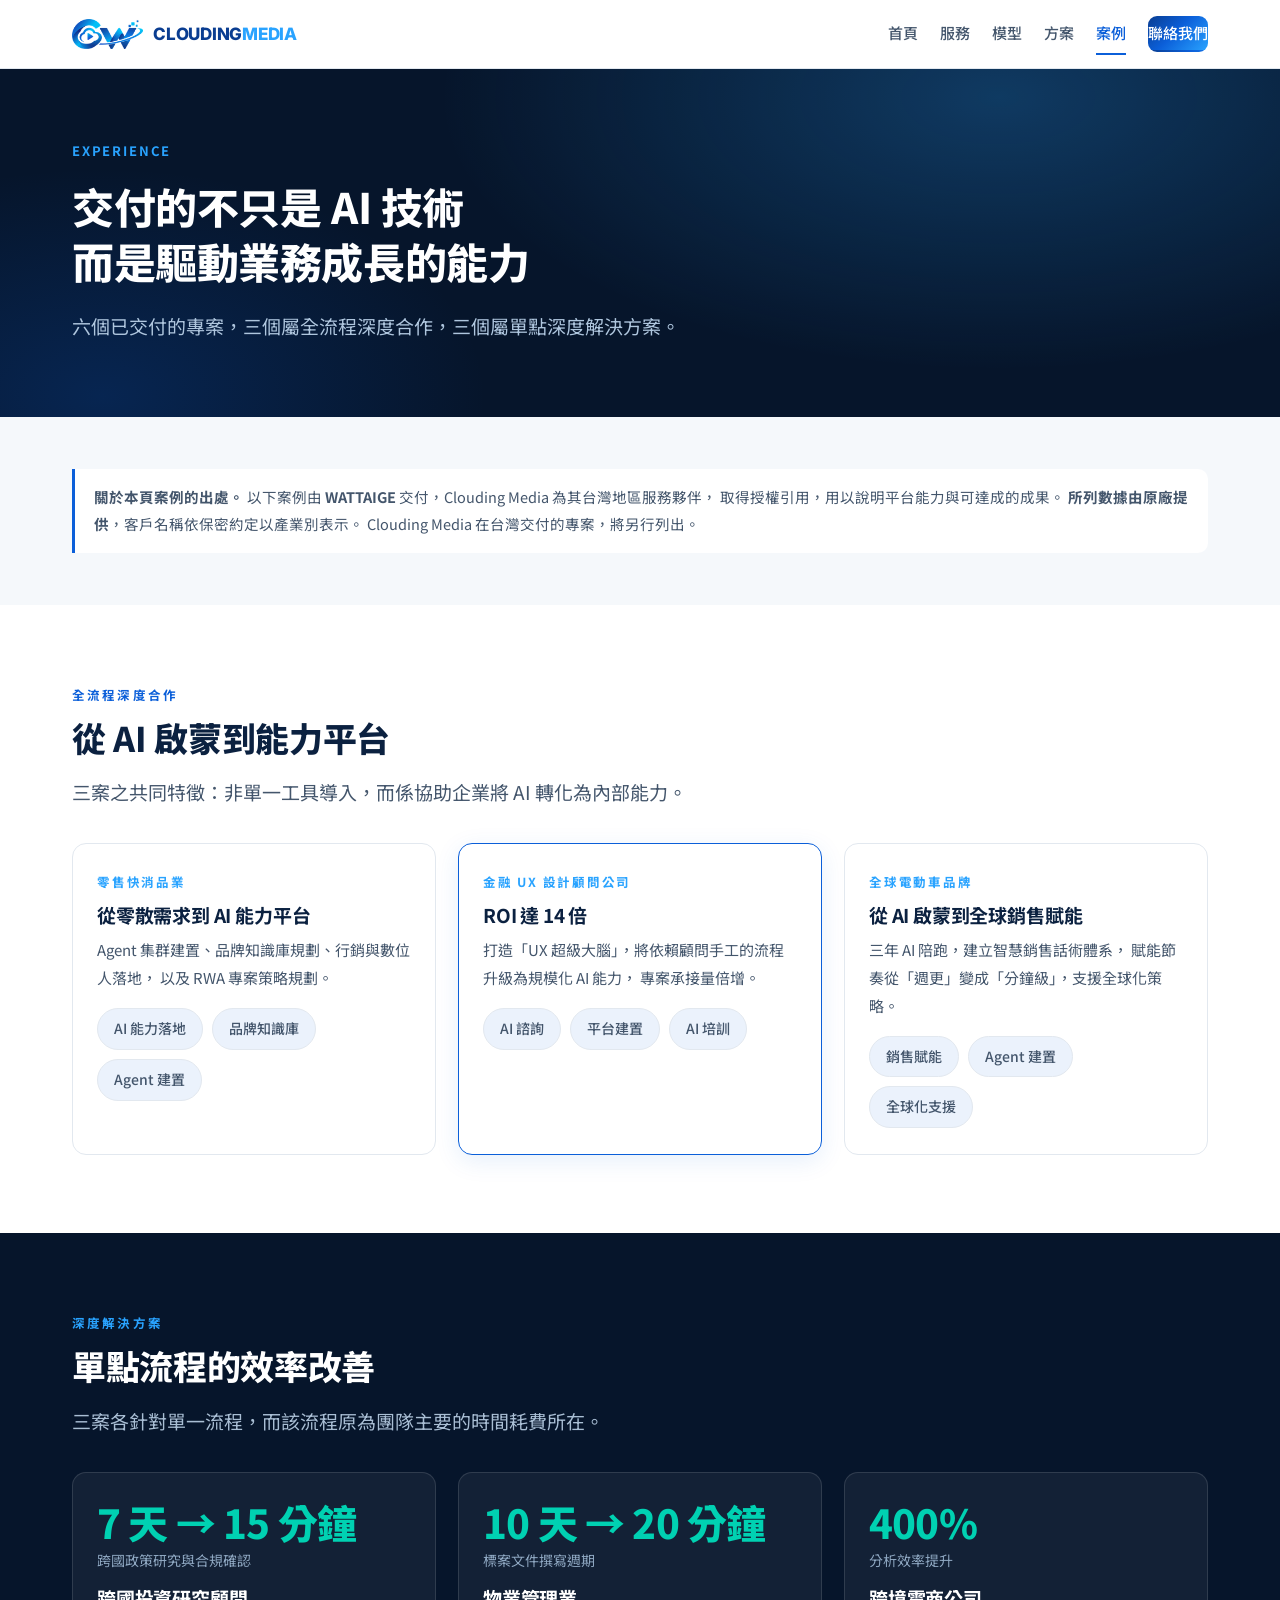
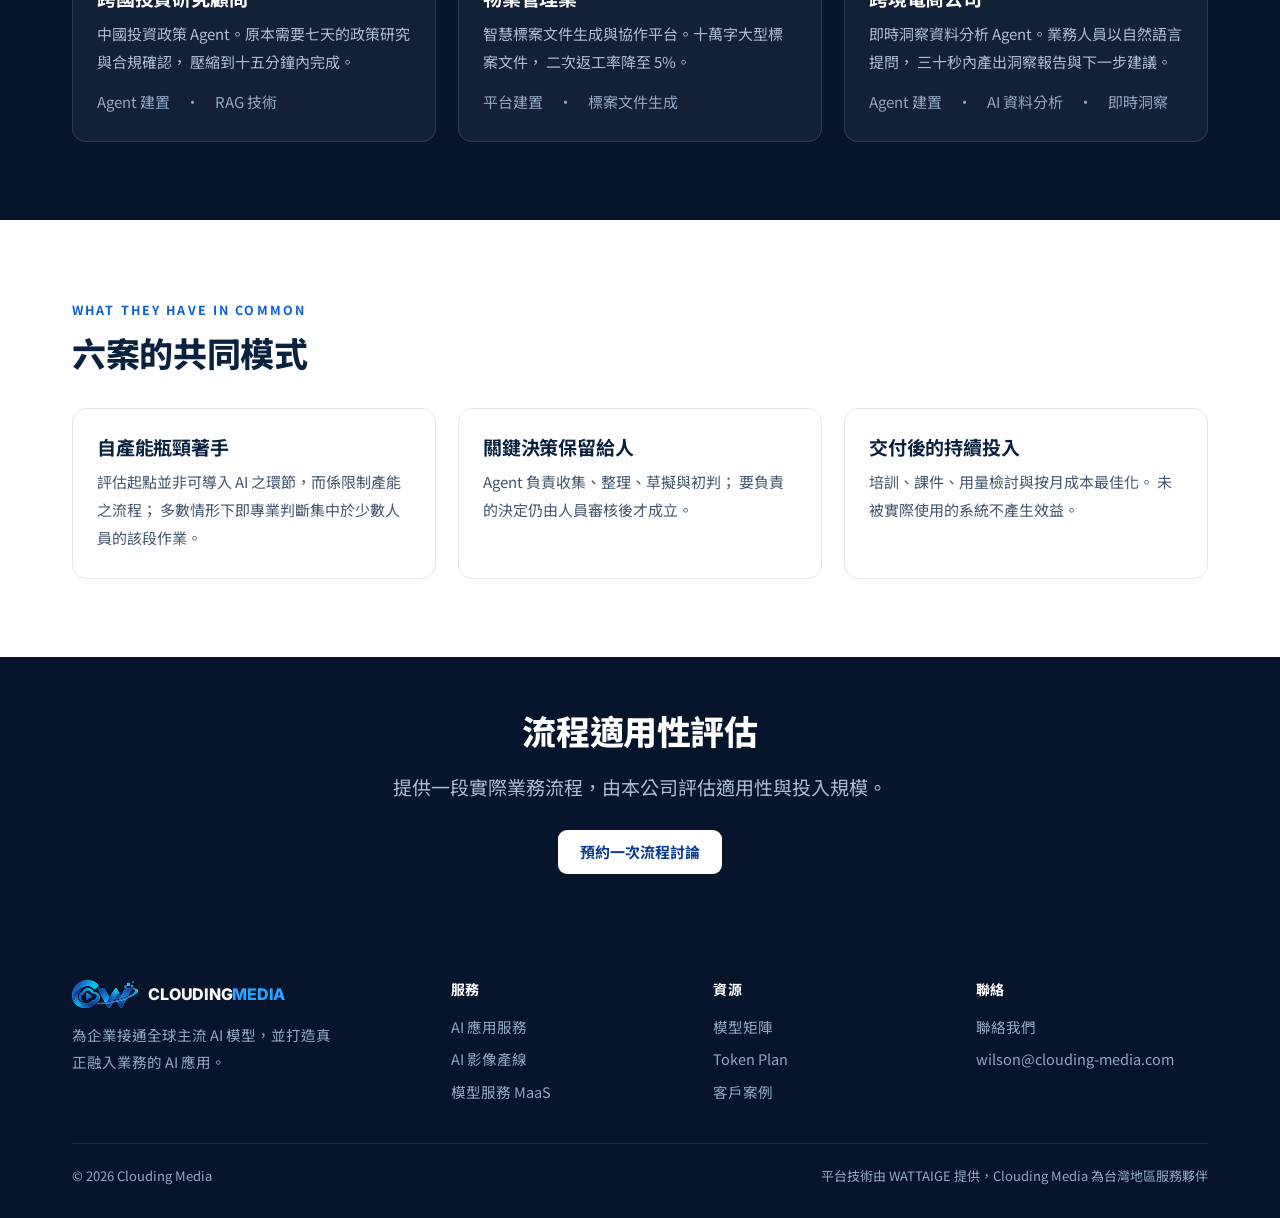
<file: cases.html>
<!doctype html>
<html lang="zh-Hant">
<head>
<meta charset="utf-8">
<meta name="viewport" content="width=device-width,initial-scale=1">
<title>客戶案例｜Clouding Media</title>
<meta name="description" content="六個已交付的 AI 專案案例：零售快消、金融 UX 顧問、全球電動車品牌、跨國投資研究、物業管理、跨境電商。">
<link rel="icon" href="images/favicon.ico">
<link rel="apple-touch-icon" href="images/icon-180.png">
<link rel="preconnect" href="https://fonts.googleapis.com">
<link rel="preconnect" href="https://fonts.gstatic.com" crossorigin>
<link rel="stylesheet" href="https://fonts.googleapis.com/css2?family=Noto+Sans+TC:wght@400;500;700;800&family=Inter:wght@400;500;700;800&display=swap">
<link rel="stylesheet" href="styles.css">
</head>
<body>

<header class="nav">
  <div class="wrap">
    <a class="brand" href="index.html"><img src="images/logo-mark-64.png" alt=""><span>CLOUDING<b>MEDIA</b></span></a>
    <button class="navtoggle" aria-label="選單" onclick="document.querySelector('.nav nav').classList.toggle('open')">≡</button>
    <nav>
      <a href="index.html">首頁</a>
      <a href="services.html">服務</a>
      <a href="models.html">模型</a>
      <a href="plans.html">方案</a>
      <a class="on" href="cases.html">案例</a>
      <a class="btn" href="contact.html">聯絡我們</a>
    </nav>
  </div>
</header>

<div class="hero" style="padding:70px 0 58px">
  <div class="wrap">
    <div class="kicker">Experience</div>
    <h1 style="font-size:clamp(27px,3.6vw,42px)">交付的不只是 AI 技術<br>而是驅動業務成長的能力</h1>
    <p>六個已交付的專案，三個屬全流程深度合作，三個屬單點深度解決方案。</p>
  </div>
</div>

<section class="soft tight">
<div class="wrap">
  <div class="note" style="background:#fff;border-left-color:var(--brand)">
    <b>關於本頁案例的出處。</b>
    以下案例由 <b>WATTAIGE</b> 交付，Clouding Media 為其台灣地區服務夥伴，
    取得授權引用，用以說明平台能力與可達成的成果。
    <b>所列數據由原廠提供</b>，客戶名稱依保密約定以產業別表示。
    Clouding Media 在台灣交付的專案，將另行列出。
  </div>
</div>
</section>

<!-- ───────── 全流程深度合作 ───────── -->
<section>
<div class="wrap">
  <div class="eyebrow">全流程深度合作</div>
  <h2>從 AI 啟蒙到能力平台</h2>
  <p class="lead" style="margin-top:14px">
    三案之共同特徵：非單一工具導入，而係協助企業將 AI 轉化為內部能力。</p>

  <div class="grid g3" style="margin-top:34px">

    <div class="card">
      <div class="num">零售快消品業</div>
      <h3 style="margin-top:9px">從零散需求到 AI 能力平台</h3>
      <p>Agent 集群建置、品牌知識庫規劃、行銷與數位人落地，
         以及 RWA 專案策略規劃。</p>
      <div class="pills" style="margin-top:16px">
        <span class="pill" style="background:rgba(11,95,217,.08);border-color:var(--line);color:var(--sec)">AI 能力落地</span>
        <span class="pill" style="background:rgba(11,95,217,.08);border-color:var(--line);color:var(--sec)">品牌知識庫</span>
        <span class="pill" style="background:rgba(11,95,217,.08);border-color:var(--line);color:var(--sec)">Agent 建置</span>
      </div>
    </div>

    <div class="card hi">
      <div class="num">金融 UX 設計顧問公司</div>
      <h3 style="margin-top:9px">ROI 達 14 倍</h3>
      <p>打造「UX 超級大腦」，將依賴顧問手工的流程升級為規模化 AI 能力，
         專案承接量倍增。</p>
      <div class="pills" style="margin-top:16px">
        <span class="pill" style="background:rgba(11,95,217,.08);border-color:var(--line);color:var(--sec)">AI 諮詢</span>
        <span class="pill" style="background:rgba(11,95,217,.08);border-color:var(--line);color:var(--sec)">平台建置</span>
        <span class="pill" style="background:rgba(11,95,217,.08);border-color:var(--line);color:var(--sec)">AI 培訓</span>
      </div>
    </div>

    <div class="card">
      <div class="num">全球電動車品牌</div>
      <h3 style="margin-top:9px">從 AI 啟蒙到全球銷售賦能</h3>
      <p>三年 AI 陪跑，建立智慧銷售話術體系，
         賦能節奏從「週更」變成「分鐘級」，支援全球化策略。</p>
      <div class="pills" style="margin-top:16px">
        <span class="pill" style="background:rgba(11,95,217,.08);border-color:var(--line);color:var(--sec)">銷售賦能</span>
        <span class="pill" style="background:rgba(11,95,217,.08);border-color:var(--line);color:var(--sec)">Agent 建置</span>
        <span class="pill" style="background:rgba(11,95,217,.08);border-color:var(--line);color:var(--sec)">全球化支援</span>
      </div>
    </div>

  </div>
</div>
</section>

<!-- ───────── 深度解決方案 ───────── -->
<section class="deep">
<div class="wrap">
  <div class="eyebrow">深度解決方案</div>
  <h2>單點流程的效率改善</h2>
  <p class="lead" style="margin-top:14px">
    三案各針對單一流程，而該流程原為團隊主要的時間耗費所在。</p>

  <div class="grid g3" style="margin-top:34px">

    <div class="card">
      <div class="stat" style="padding:0 0 12px;text-align:left">
        <b>7 天 → 15 分鐘</b><span>跨國政策研究與合規確認</span></div>
      <h3>跨國投資研究顧問</h3>
      <p>中國投資政策 Agent。原本需要七天的政策研究與合規確認，
         壓縮到十五分鐘內完成。</p>
      <p class="small" style="color:#8FA8C2;margin:12px 0 0">
        Agent 建置　·　RAG 技術</p>
    </div>

    <div class="card">
      <div class="stat" style="padding:0 0 12px;text-align:left">
        <b>10 天 → 20 分鐘</b><span>標案文件撰寫週期</span></div>
      <h3>物業管理業</h3>
      <p>智慧標案文件生成與協作平台。十萬字大型標案文件，
         二次返工率降至 5%。</p>
      <p class="small" style="color:#8FA8C2;margin:12px 0 0">
        平台建置　·　標案文件生成</p>
    </div>

    <div class="card">
      <div class="stat" style="padding:0 0 12px;text-align:left">
        <b>400%</b><span>分析效率提升</span></div>
      <h3>跨境電商公司</h3>
      <p>即時洞察資料分析 Agent。業務人員以自然語言提問，
         三十秒內產出洞察報告與下一步建議。</p>
      <p class="small" style="color:#8FA8C2;margin:12px 0 0">
        Agent 建置　·　AI 資料分析　·　即時洞察</p>
    </div>

  </div>
</div>
</section>

<!-- ───────── 共同模式 ───────── -->
<section>
<div class="wrap">
  <div class="eyebrow">What they have in common</div>
  <h2>六案的共同模式</h2>

  <div class="grid g3" style="margin-top:32px">
    <div class="card">
      <h3>自產能瓶頸著手</h3>
      <p>評估起點並非可導入 AI 之環節，而係限制產能之流程；
         多數情形下即專業判斷集中於少數人員的該段作業。</p>
    </div>
    <div class="card">
      <h3>關鍵決策保留給人</h3>
      <p>Agent 負責收集、整理、草擬與初判；
         要負責的決定仍由人員審核後才成立。</p>
    </div>
    <div class="card">
      <h3>交付後的持續投入</h3>
      <p>培訓、課件、用量檢討與按月成本最佳化。
         未被實際使用的系統不產生效益。</p>
    </div>
  </div>
</div>
</section>

<section class="deep tight">
<div class="wrap" style="text-align:center">
  <h2>流程適用性評估</h2>
  <p class="lead" style="margin:16px auto 0">
    提供一段實際業務流程，由本公司評估適用性與投入規模。</p>
  <div style="margin-top:26px"><a class="btn lt" href="contact.html">預約一次流程討論</a></div>
</div>
</section>

<footer>
<div class="wrap">
  <div class="cols">
    <div>
      <div class="ftbrand"><img src="images/logo-mark-64.png" alt=""><span>CLOUDING<b>MEDIA</b></span></div>
      <p style="margin:0;max-width:34ch">
        為企業接通全球主流 AI 模型，並打造真正融入業務的 AI 應用。</p>
    </div>
    <div>
      <h4>服務</h4>
      <a href="services.html#agent">AI 應用服務</a>
      <a href="services.html#studio">AI 影像產線</a>
      <a href="services.html#maas">模型服務 MaaS</a>
    </div>
    <div>
      <h4>資源</h4>
      <a href="models.html">模型矩陣</a>
      <a href="plans.html">Token Plan</a>
      <a href="cases.html">客戶案例</a>
    </div>
    <div>
      <h4>聯絡</h4>
      <a href="contact.html">聯絡我們</a>
      <a href="mailto:wilson@clouding-media.com">wilson@clouding-media.com</a>
    </div>
  </div>
  <div class="bot">
    <span>© 2026 Clouding Media</span>
    <span class="sp"></span>
    <span>平台技術由 WATTAIGE 提供，Clouding Media 為台灣地區服務夥伴</span>
  </div>
</div>
</footer>

</body>
</html>
</file>
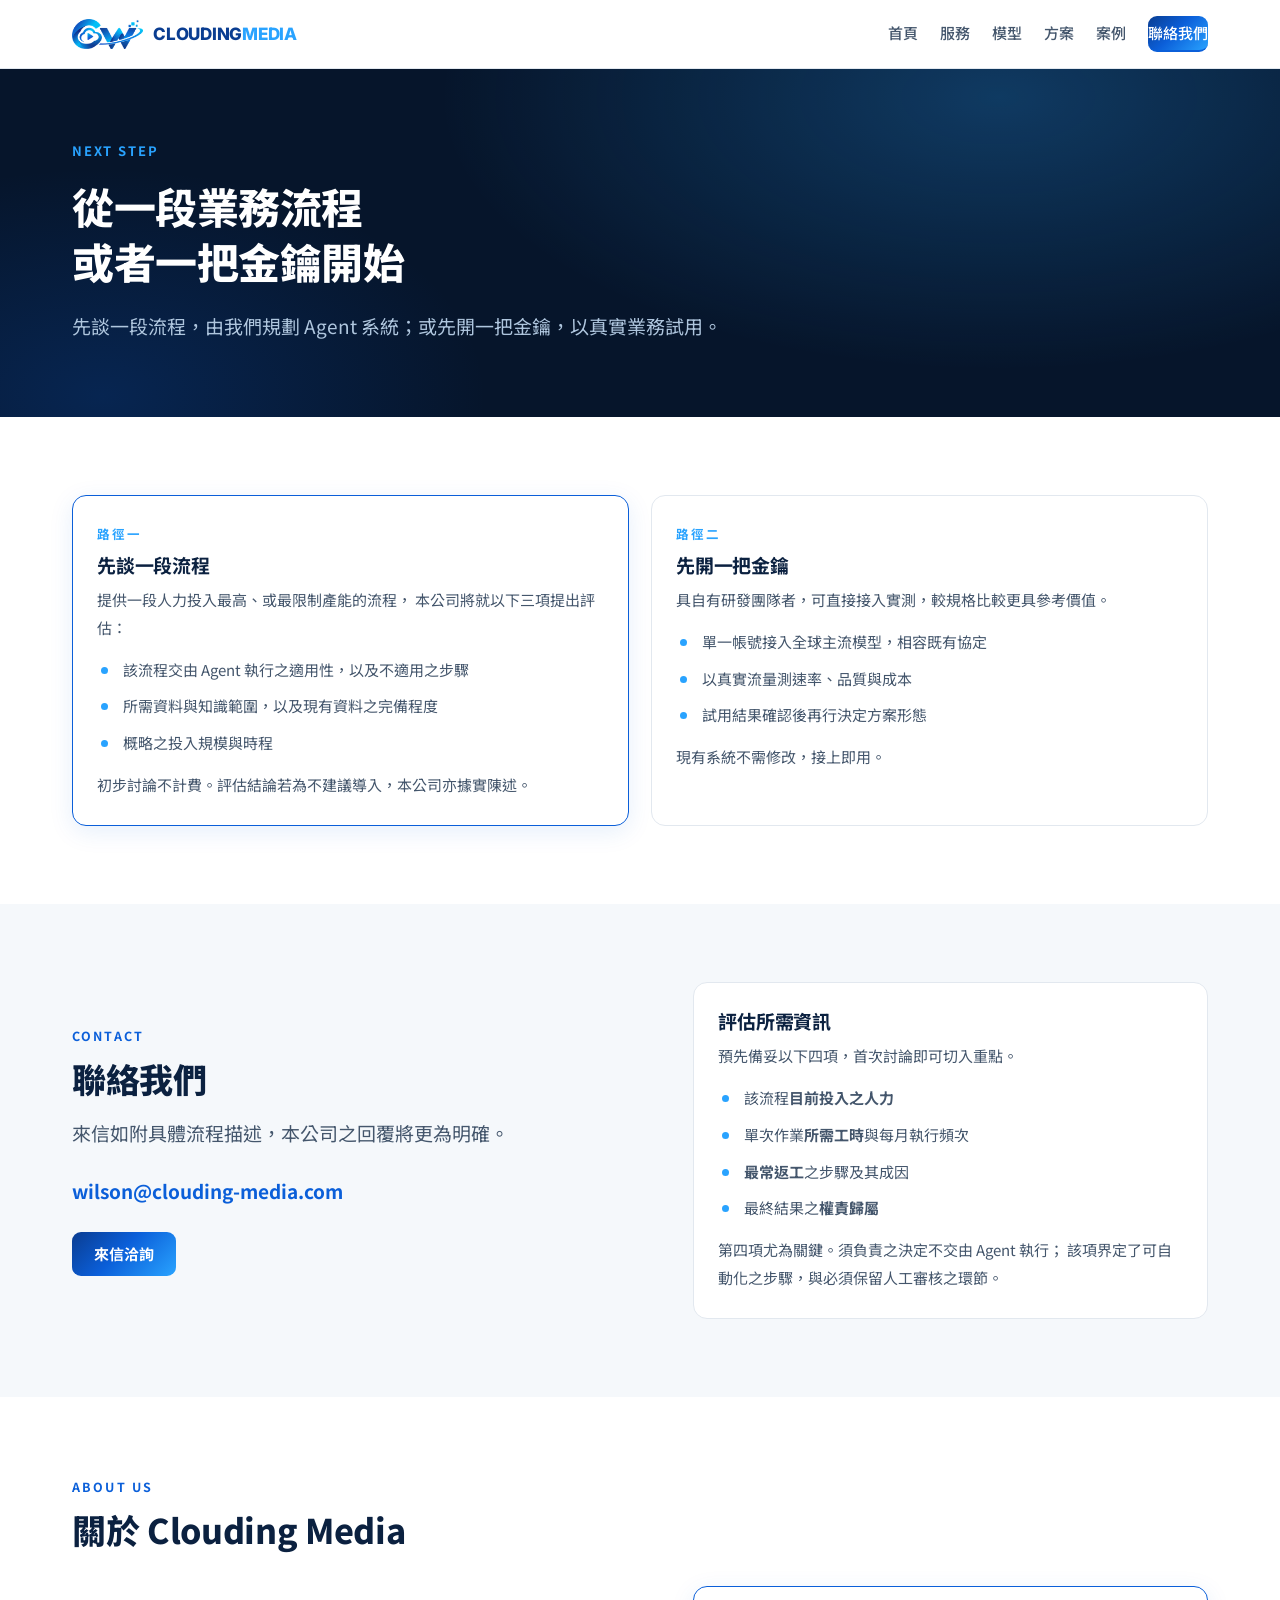
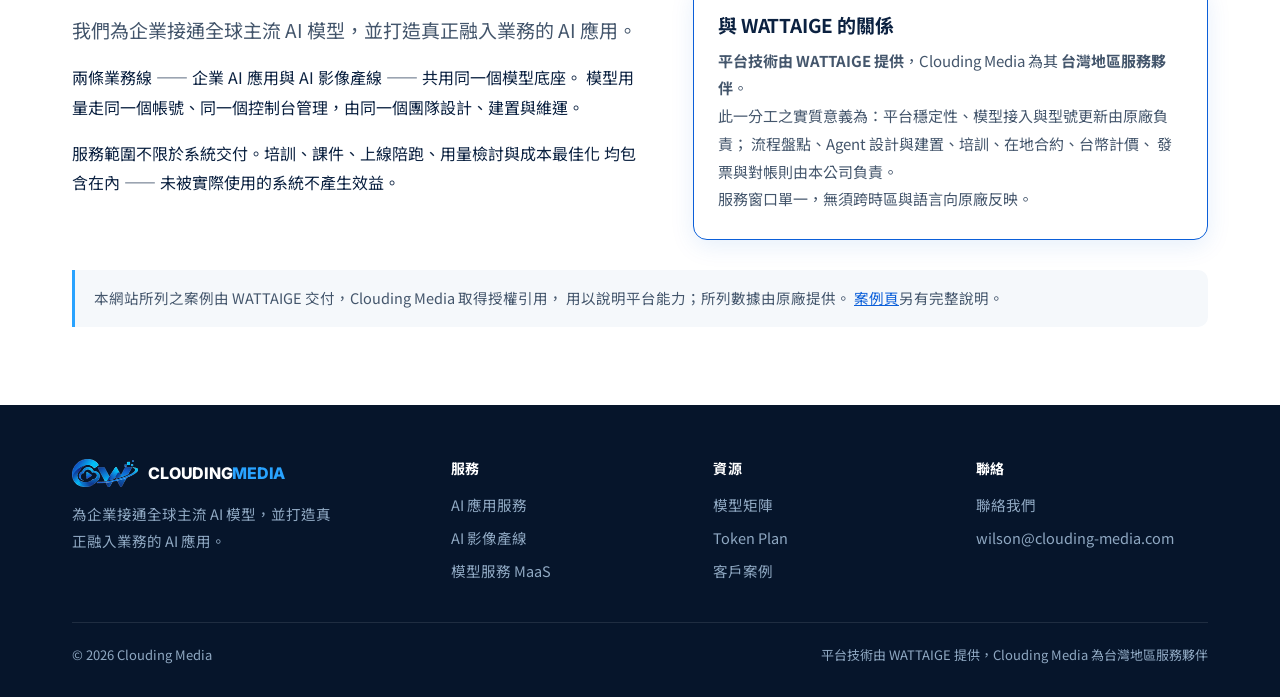
<file: contact.html>
<!doctype html>
<html lang="zh-Hant">
<head>
<meta charset="utf-8">
<meta name="viewport" content="width=device-width,initial-scale=1">
<title>關於與聯絡｜Clouding Media</title>
<meta name="description" content="Clouding Media 為 WATTAIGE 平台的台灣地區服務夥伴。先談一段流程，或先開一把金鑰。">
<link rel="icon" href="images/favicon.ico">
<link rel="apple-touch-icon" href="images/icon-180.png">
<link rel="preconnect" href="https://fonts.googleapis.com">
<link rel="preconnect" href="https://fonts.gstatic.com" crossorigin>
<link rel="stylesheet" href="https://fonts.googleapis.com/css2?family=Noto+Sans+TC:wght@400;500;700;800&family=Inter:wght@400;500;700;800&display=swap">
<link rel="stylesheet" href="styles.css">
</head>
<body>

<header class="nav">
  <div class="wrap">
    <a class="brand" href="index.html"><img src="images/logo-mark-64.png" alt=""><span>CLOUDING<b>MEDIA</b></span></a>
    <button class="navtoggle" aria-label="選單" onclick="document.querySelector('.nav nav').classList.toggle('open')">≡</button>
    <nav>
      <a href="index.html">首頁</a>
      <a href="services.html">服務</a>
      <a href="models.html">模型</a>
      <a href="plans.html">方案</a>
      <a href="cases.html">案例</a>
      <a class="btn on" href="contact.html">聯絡我們</a>
    </nav>
  </div>
</header>

<div class="hero" style="padding:70px 0 58px">
  <div class="wrap">
    <div class="kicker">Next step</div>
    <h1 style="font-size:clamp(27px,3.6vw,42px)">從一段業務流程<br>或者一把金鑰開始</h1>
    <p>先談一段流程，由我們規劃 Agent 系統；或先開一把金鑰，以真實業務試用。</p>
  </div>
</div>

<!-- ───────── 兩種開始方式 ───────── -->
<section>
<div class="wrap">
  <div class="grid g2">
    <div class="card hi">
      <div class="num">路徑一</div>
      <h3 style="margin-top:7px">先談一段流程</h3>
      <p>提供一段人力投入最高、或最限制產能的流程，
         本公司將就以下三項提出評估：</p>
      <ul class="ticks">
        <li>該流程交由 Agent 執行之適用性，以及不適用之步驟</li>
        <li>所需資料與知識範圍，以及現有資料之完備程度</li>
        <li>概略之投入規模與時程</li>
      </ul>
      <p class="small muted" style="margin-top:14px;margin-bottom:0">
        初步討論不計費。評估結論若為不建議導入，本公司亦據實陳述。</p>
    </div>

    <div class="card">
      <div class="num">路徑二</div>
      <h3 style="margin-top:7px">先開一把金鑰</h3>
      <p>具自有研發團隊者，可直接接入實測，較規格比較更具參考價值。</p>
      <ul class="ticks">
        <li>單一帳號接入全球主流模型，相容既有協定</li>
        <li>以真實流量測速率、品質與成本</li>
        <li>試用結果確認後再行決定方案形態</li>
      </ul>
      <p class="small muted" style="margin-top:14px;margin-bottom:0">
        現有系統不需修改，接上即用。</p>
    </div>
  </div>
</div>
</section>

<!-- ───────── 聯絡方式 ───────── -->
<section class="soft">
<div class="wrap">
  <div class="split">
    <div>
      <div class="eyebrow">Contact</div>
      <h2>聯絡我們</h2>
      <p class="lead" style="margin-top:14px">
        來信如附具體流程描述，本公司之回覆將更為明確。</p>
      <p style="margin-top:22px;font-size:19px">
        <a href="mailto:wilson@clouding-media.com?subject=AI%20服務洽詢"
           style="font-weight:700;text-decoration:none">wilson@clouding-media.com</a></p>
      <div style="margin-top:24px">
        <a class="btn" href="mailto:wilson@clouding-media.com?subject=AI%20服務洽詢&amp;body=我想討論的流程：%0D%0A%0D%0A目前由幾個人負責：%0D%0A%0D%0A一次大約要花多久：%0D%0A%0D%0A手上有哪些資料或文件：%0D%0A">來信洽詢</a>
      </div>
    </div>
    <div class="card">
      <h3>評估所需資訊</h3>
      <p class="small muted">預先備妥以下四項，首次討論即可切入重點。</p>
      <ul class="ticks">
        <li>該流程<b>目前投入之人力</b></li>
        <li>單次作業<b>所需工時</b>與每月執行頻次</li>
        <li><b>最常返工</b>之步驟及其成因</li>
        <li>最終結果之<b>權責歸屬</b></li>
      </ul>
      <p class="small muted" style="margin-top:14px;margin-bottom:0">
        第四項尤為關鍵。須負責之決定不交由 Agent 執行；
        該項界定了可自動化之步驟，與必須保留人工審核之環節。</p>
    </div>
  </div>
</div>
</section>

<!-- ───────── 關於我們 ───────── -->
<section>
<div class="wrap">
  <div class="eyebrow">About us</div>
  <h2>關於 Clouding Media</h2>

  <div class="split" style="margin-top:34px">
    <div>
      <p class="lead">
        我們為企業接通全球主流 AI 模型，並打造真正融入業務的 AI 應用。</p>
      <p>兩條業務線 —— 企業 AI 應用與 AI 影像產線 —— 共用同一個模型底座。
         模型用量走同一個帳號、同一個控制台管理，由同一個團隊設計、建置與維運。</p>
      <p>服務範圍不限於系統交付。培訓、課件、上線陪跑、用量檢討與成本最佳化
         均包含在內 —— 未被實際使用的系統不產生效益。</p>
    </div>
    <div class="card hi">
      <h3>與 WATTAIGE 的關係</h3>
      <p><b>平台技術由 WATTAIGE 提供</b>，Clouding Media 為其
         <b>台灣地區服務夥伴</b>。</p>
      <p>此一分工之實質意義為：平台穩定性、模型接入與型號更新由原廠負責；
         流程盤點、Agent 設計與建置、培訓、在地合約、台幣計價、
         發票與對帳則由本公司負責。</p>
      <p style="margin-bottom:0">
        服務窗口單一，無須跨時區與語言向原廠反映。</p>
    </div>
  </div>

  <div class="note" style="margin-top:30px">
    本網站所列之案例由 WATTAIGE 交付，Clouding Media 取得授權引用，
    用以說明平台能力；所列數據由原廠提供。
    <a href="cases.html">案例頁</a>另有完整說明。
  </div>
</div>
</section>

<footer>
<div class="wrap">
  <div class="cols">
    <div>
      <div class="ftbrand"><img src="images/logo-mark-64.png" alt=""><span>CLOUDING<b>MEDIA</b></span></div>
      <p style="margin:0;max-width:34ch">
        為企業接通全球主流 AI 模型，並打造真正融入業務的 AI 應用。</p>
    </div>
    <div>
      <h4>服務</h4>
      <a href="services.html#agent">AI 應用服務</a>
      <a href="services.html#studio">AI 影像產線</a>
      <a href="services.html#maas">模型服務 MaaS</a>
    </div>
    <div>
      <h4>資源</h4>
      <a href="models.html">模型矩陣</a>
      <a href="plans.html">Token Plan</a>
      <a href="cases.html">客戶案例</a>
    </div>
    <div>
      <h4>聯絡</h4>
      <a href="contact.html">聯絡我們</a>
      <a href="mailto:wilson@clouding-media.com">wilson@clouding-media.com</a>
    </div>
  </div>
  <div class="bot">
    <span>© 2026 Clouding Media</span>
    <span class="sp"></span>
    <span>平台技術由 WATTAIGE 提供，Clouding Media 為台灣地區服務夥伴</span>
  </div>
</div>
</footer>

</body>
</html>
</file>
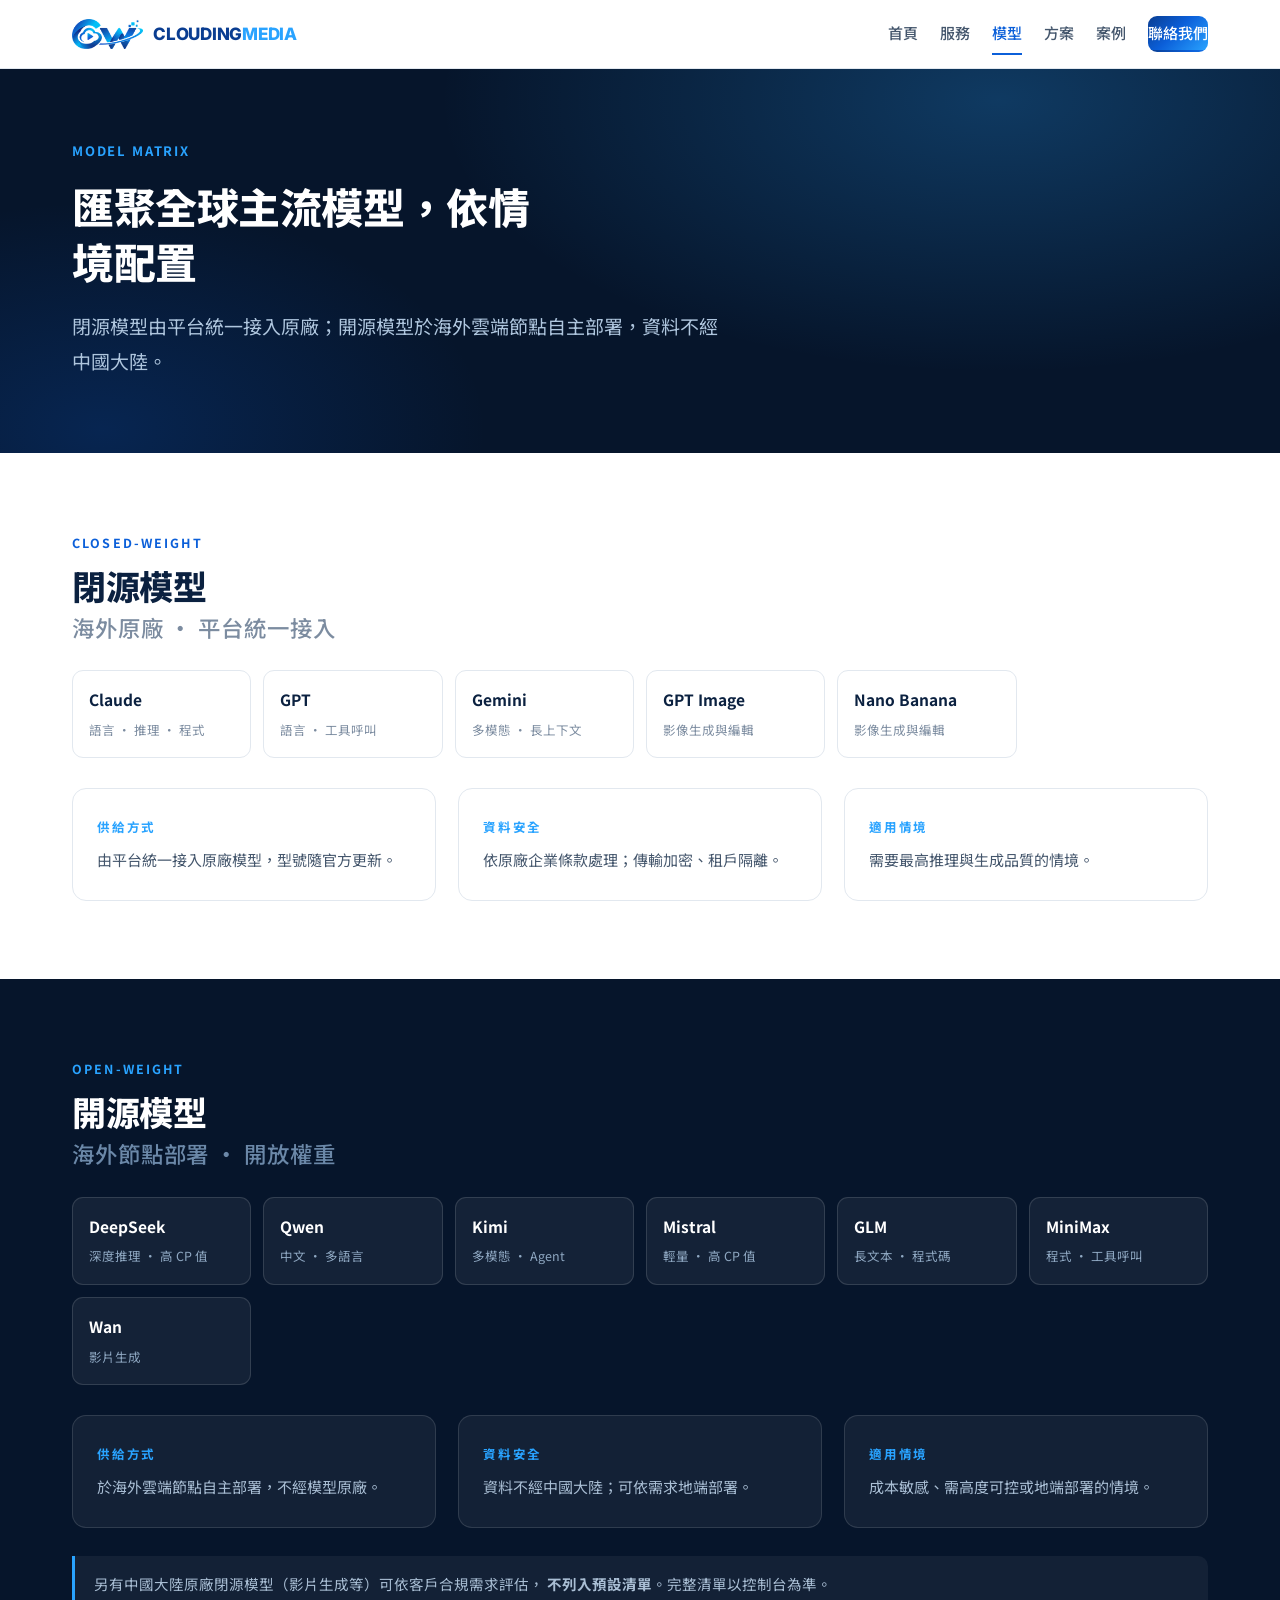
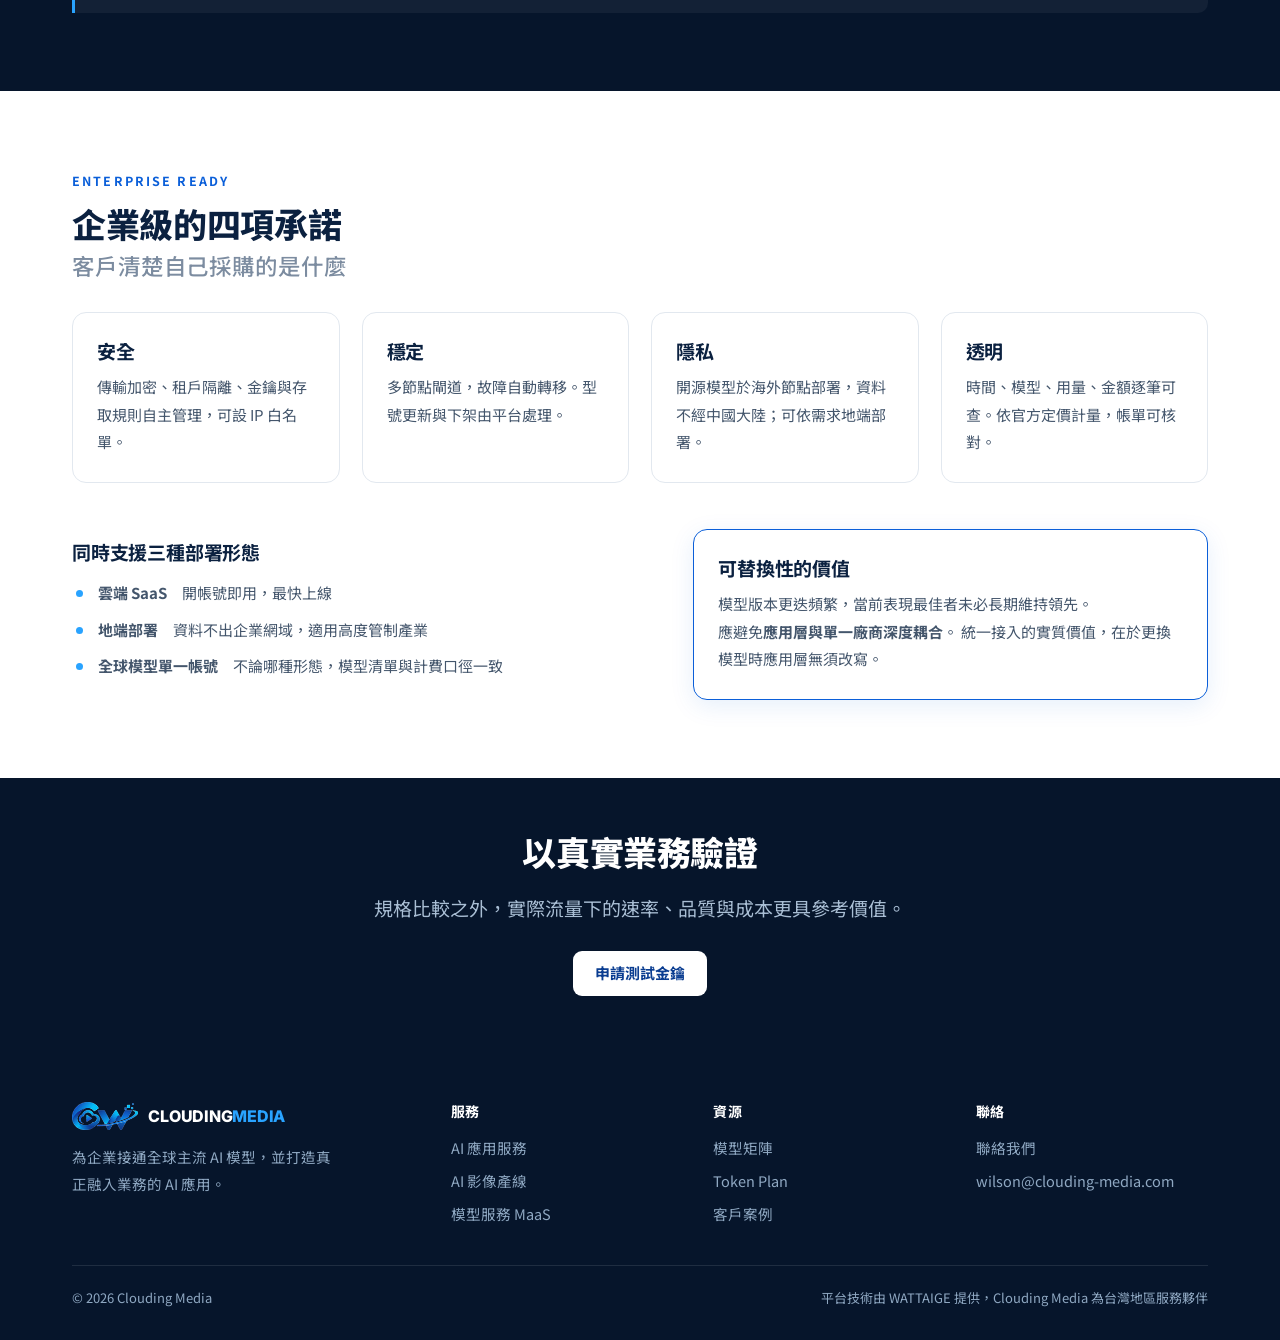
<file: models.html>
<!doctype html>
<html lang="zh-Hant">
<head>
<meta charset="utf-8">
<meta name="viewport" content="width=device-width,initial-scale=1">
<title>模型矩陣｜Clouding Media</title>
<meta name="description" content="匯聚全球主流 AI 模型，依情境配置。閉源模型由平台統一接入原廠，開源模型於海外雲端節點自主部署。">
<link rel="icon" href="images/favicon.ico">
<link rel="apple-touch-icon" href="images/icon-180.png">
<link rel="preconnect" href="https://fonts.googleapis.com">
<link rel="preconnect" href="https://fonts.gstatic.com" crossorigin>
<link rel="stylesheet" href="https://fonts.googleapis.com/css2?family=Noto+Sans+TC:wght@400;500;700;800&family=Inter:wght@400;500;700;800&display=swap">
<link rel="stylesheet" href="styles.css">
</head>
<body>

<header class="nav">
  <div class="wrap">
    <a class="brand" href="index.html"><img src="images/logo-mark-64.png" alt=""><span>CLOUDING<b>MEDIA</b></span></a>
    <button class="navtoggle" aria-label="選單" onclick="document.querySelector('.nav nav').classList.toggle('open')">≡</button>
    <nav>
      <a href="index.html">首頁</a>
      <a href="services.html">服務</a>
      <a class="on" href="models.html">模型</a>
      <a href="plans.html">方案</a>
      <a href="cases.html">案例</a>
      <a class="btn" href="contact.html">聯絡我們</a>
    </nav>
  </div>
</header>

<div class="hero" style="padding:70px 0 58px">
  <div class="wrap">
    <div class="kicker">Model matrix</div>
    <h1 style="font-size:clamp(27px,3.6vw,42px)">匯聚全球主流模型，依情境配置</h1>
    <p>閉源模型由平台統一接入原廠；開源模型於海外雲端節點自主部署，資料不經中國大陸。</p>
  </div>
</div>

<!-- ───────── 閉源 ───────── -->
<section>
<div class="wrap">
  <div class="eyebrow">Closed-weight</div>
  <h2>閉源模型<span class="en">海外原廠 · 平台統一接入</span></h2>

  <div class="chips" style="margin-top:28px">
    <div class="chip"><b>Claude</b><span>語言 · 推理 · 程式</span></div>
    <div class="chip"><b>GPT</b><span>語言 · 工具呼叫</span></div>
    <div class="chip"><b>Gemini</b><span>多模態 · 長上下文</span></div>
    <div class="chip"><b>GPT Image</b><span>影像生成與編輯</span></div>
    <div class="chip"><b>Nano Banana</b><span>影像生成與編輯</span></div>
  </div>

  <div class="grid g3" style="margin-top:30px">
    <div class="card">
      <div class="num">供給方式</div>
      <p style="margin-top:8px">由平台統一接入原廠模型，型號隨官方更新。</p>
    </div>
    <div class="card">
      <div class="num">資料安全</div>
      <p style="margin-top:8px">依原廠企業條款處理；傳輸加密、租戶隔離。</p>
    </div>
    <div class="card">
      <div class="num">適用情境</div>
      <p style="margin-top:8px">需要最高推理與生成品質的情境。</p>
    </div>
  </div>
</div>
</section>

<!-- ───────── 開源 ───────── -->
<section class="deep">
<div class="wrap">
  <div class="eyebrow">Open-weight</div>
  <h2>開源模型<span class="en">海外節點部署 · 開放權重</span></h2>

  <div class="chips" style="margin-top:28px">
    <div class="chip"><b>DeepSeek</b><span>深度推理 · 高 CP 值</span></div>
    <div class="chip"><b>Qwen</b><span>中文 · 多語言</span></div>
    <div class="chip"><b>Kimi</b><span>多模態 · Agent</span></div>
    <div class="chip"><b>Mistral</b><span>輕量 · 高 CP 值</span></div>
    <div class="chip"><b>GLM</b><span>長文本 · 程式碼</span></div>
    <div class="chip"><b>MiniMax</b><span>程式 · 工具呼叫</span></div>
    <div class="chip"><b>Wan</b><span>影片生成</span></div>
  </div>

  <div class="grid g3" style="margin-top:30px">
    <div class="card">
      <div class="num">供給方式</div>
      <p style="margin-top:8px">於海外雲端節點自主部署，不經模型原廠。</p>
    </div>
    <div class="card">
      <div class="num">資料安全</div>
      <p style="margin-top:8px">資料不經中國大陸；可依需求地端部署。</p>
    </div>
    <div class="card">
      <div class="num">適用情境</div>
      <p style="margin-top:8px">成本敏感、需高度可控或地端部署的情境。</p>
    </div>
  </div>

  <div class="note" style="margin-top:28px">
    另有中國大陸原廠閉源模型（影片生成等）可依客戶合規需求評估，
    <b>不列入預設清單</b>。完整清單以控制台為準。
  </div>
</div>
</section>

<!-- ───────── 企業級承諾 ───────── -->
<section>
<div class="wrap">
  <div class="eyebrow">Enterprise ready</div>
  <h2>企業級的四項承諾<span class="en">客戶清楚自己採購的是什麼</span></h2>

  <div class="grid g4" style="margin-top:32px">
    <div class="card">
      <h3>安全</h3>
      <p>傳輸加密、租戶隔離、金鑰與存取規則自主管理，可設 IP 白名單。</p>
    </div>
    <div class="card">
      <h3>穩定</h3>
      <p>多節點閘道，故障自動轉移。型號更新與下架由平台處理。</p>
    </div>
    <div class="card">
      <h3>隱私</h3>
      <p>開源模型於海外節點部署，資料不經中國大陸；可依需求地端部署。</p>
    </div>
    <div class="card">
      <h3>透明</h3>
      <p>時間、模型、用量、金額逐筆可查。依官方定價計量，帳單可核對。</p>
    </div>
  </div>

  <div class="split" style="margin-top:46px">
    <div>
      <h3>同時支援三種部署形態</h3>
      <ul class="ticks">
        <li><b>雲端 SaaS</b>　開帳號即用，最快上線</li>
        <li><b>地端部署</b>　資料不出企業網域，適用高度管制產業</li>
        <li><b>全球模型單一帳號</b>　不論哪種形態，模型清單與計費口徑一致</li>
      </ul>
    </div>
    <div class="card hi">
      <h3>可替換性的價值</h3>
      <p>模型版本更迭頻繁，當前表現最佳者未必長期維持領先。</p>
      <p style="margin-bottom:0">
        應避免<b>應用層與單一廠商深度耦合</b>。
        統一接入的實質價值，在於更換模型時應用層無須改寫。</p>
    </div>
  </div>
</div>
</section>

<section class="deep tight">
<div class="wrap" style="text-align:center">
  <h2>以真實業務驗證</h2>
  <p class="lead" style="margin:16px auto 0">
    規格比較之外，實際流量下的速率、品質與成本更具參考價值。</p>
  <div style="margin-top:26px"><a class="btn lt" href="contact.html">申請測試金鑰</a></div>
</div>
</section>

<footer>
<div class="wrap">
  <div class="cols">
    <div>
      <div class="ftbrand"><img src="images/logo-mark-64.png" alt=""><span>CLOUDING<b>MEDIA</b></span></div>
      <p style="margin:0;max-width:34ch">
        為企業接通全球主流 AI 模型，並打造真正融入業務的 AI 應用。</p>
    </div>
    <div>
      <h4>服務</h4>
      <a href="services.html#agent">AI 應用服務</a>
      <a href="services.html#studio">AI 影像產線</a>
      <a href="services.html#maas">模型服務 MaaS</a>
    </div>
    <div>
      <h4>資源</h4>
      <a href="models.html">模型矩陣</a>
      <a href="plans.html">Token Plan</a>
      <a href="cases.html">客戶案例</a>
    </div>
    <div>
      <h4>聯絡</h4>
      <a href="contact.html">聯絡我們</a>
      <a href="mailto:wilson@clouding-media.com">wilson@clouding-media.com</a>
    </div>
  </div>
  <div class="bot">
    <span>© 2026 Clouding Media</span>
    <span class="sp"></span>
    <span>平台技術由 WATTAIGE 提供，Clouding Media 為台灣地區服務夥伴</span>
  </div>
</div>
</footer>

</body>
</html>
</file>
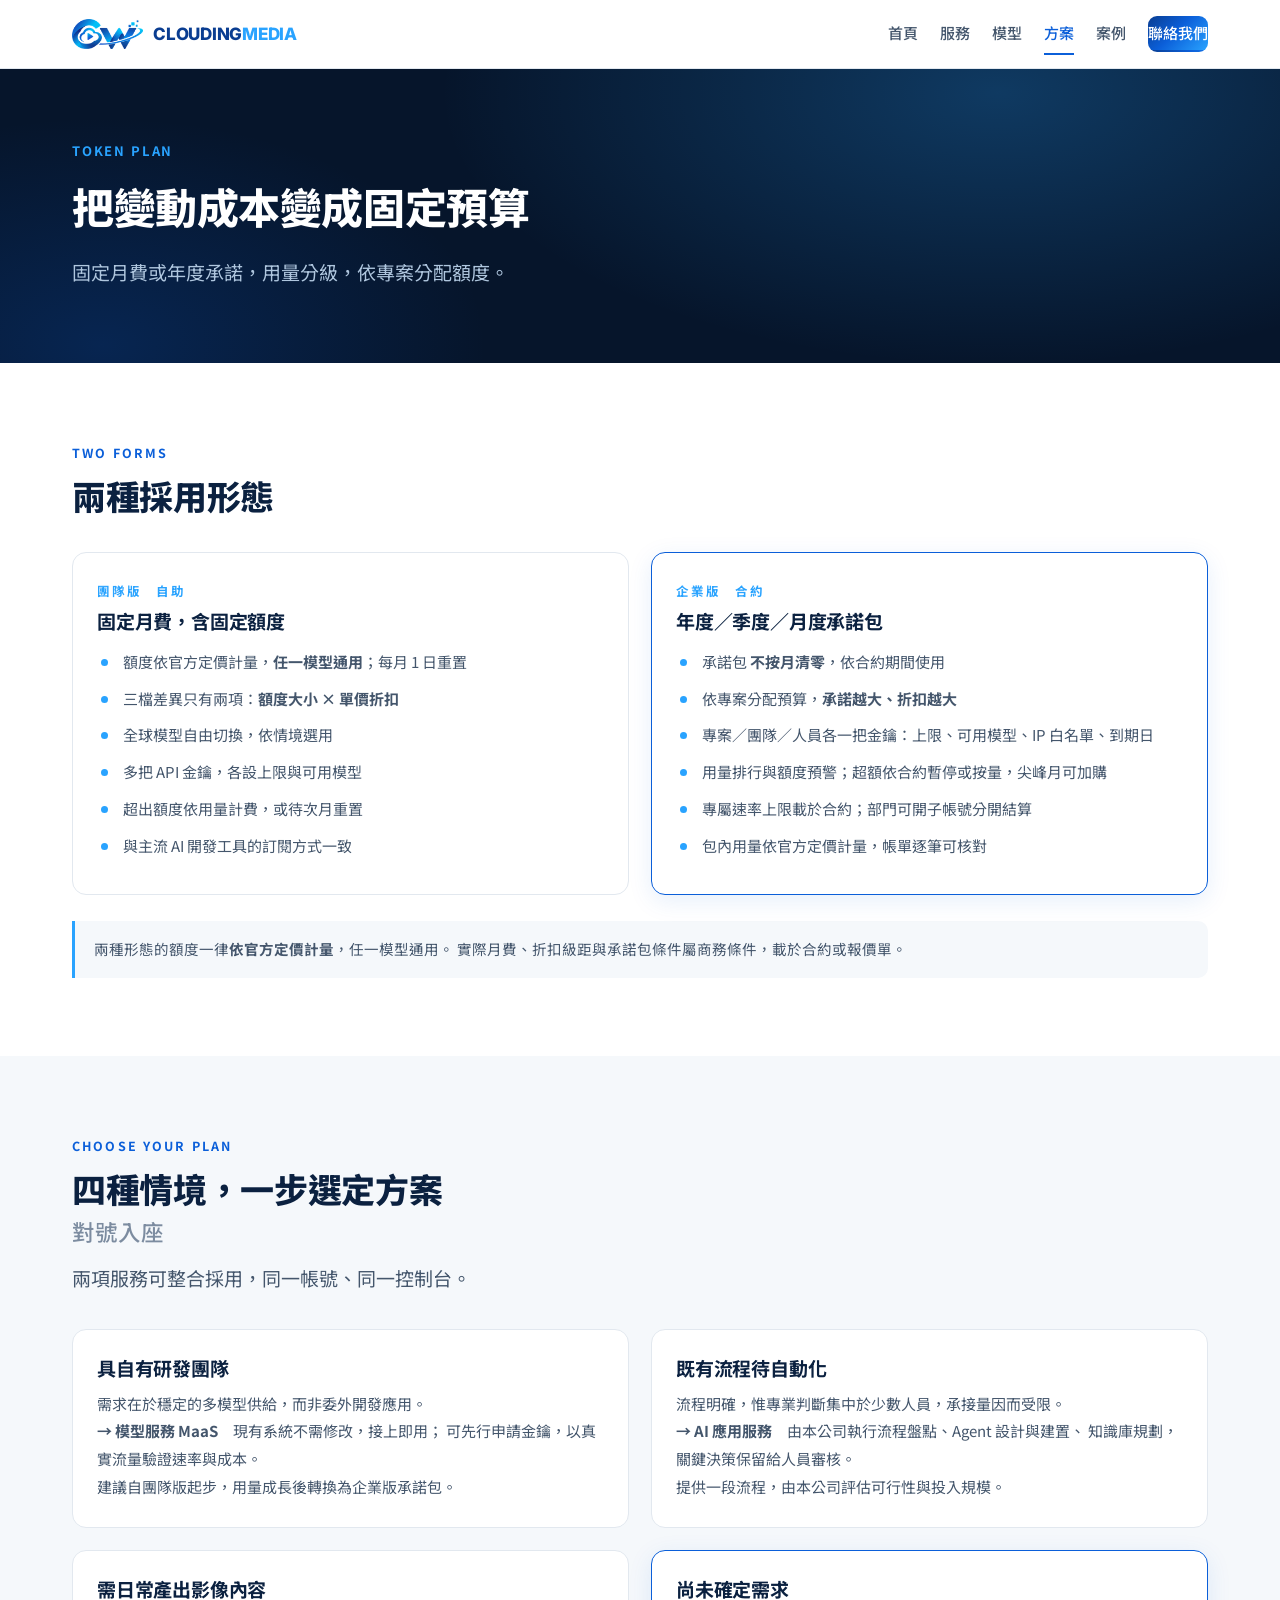
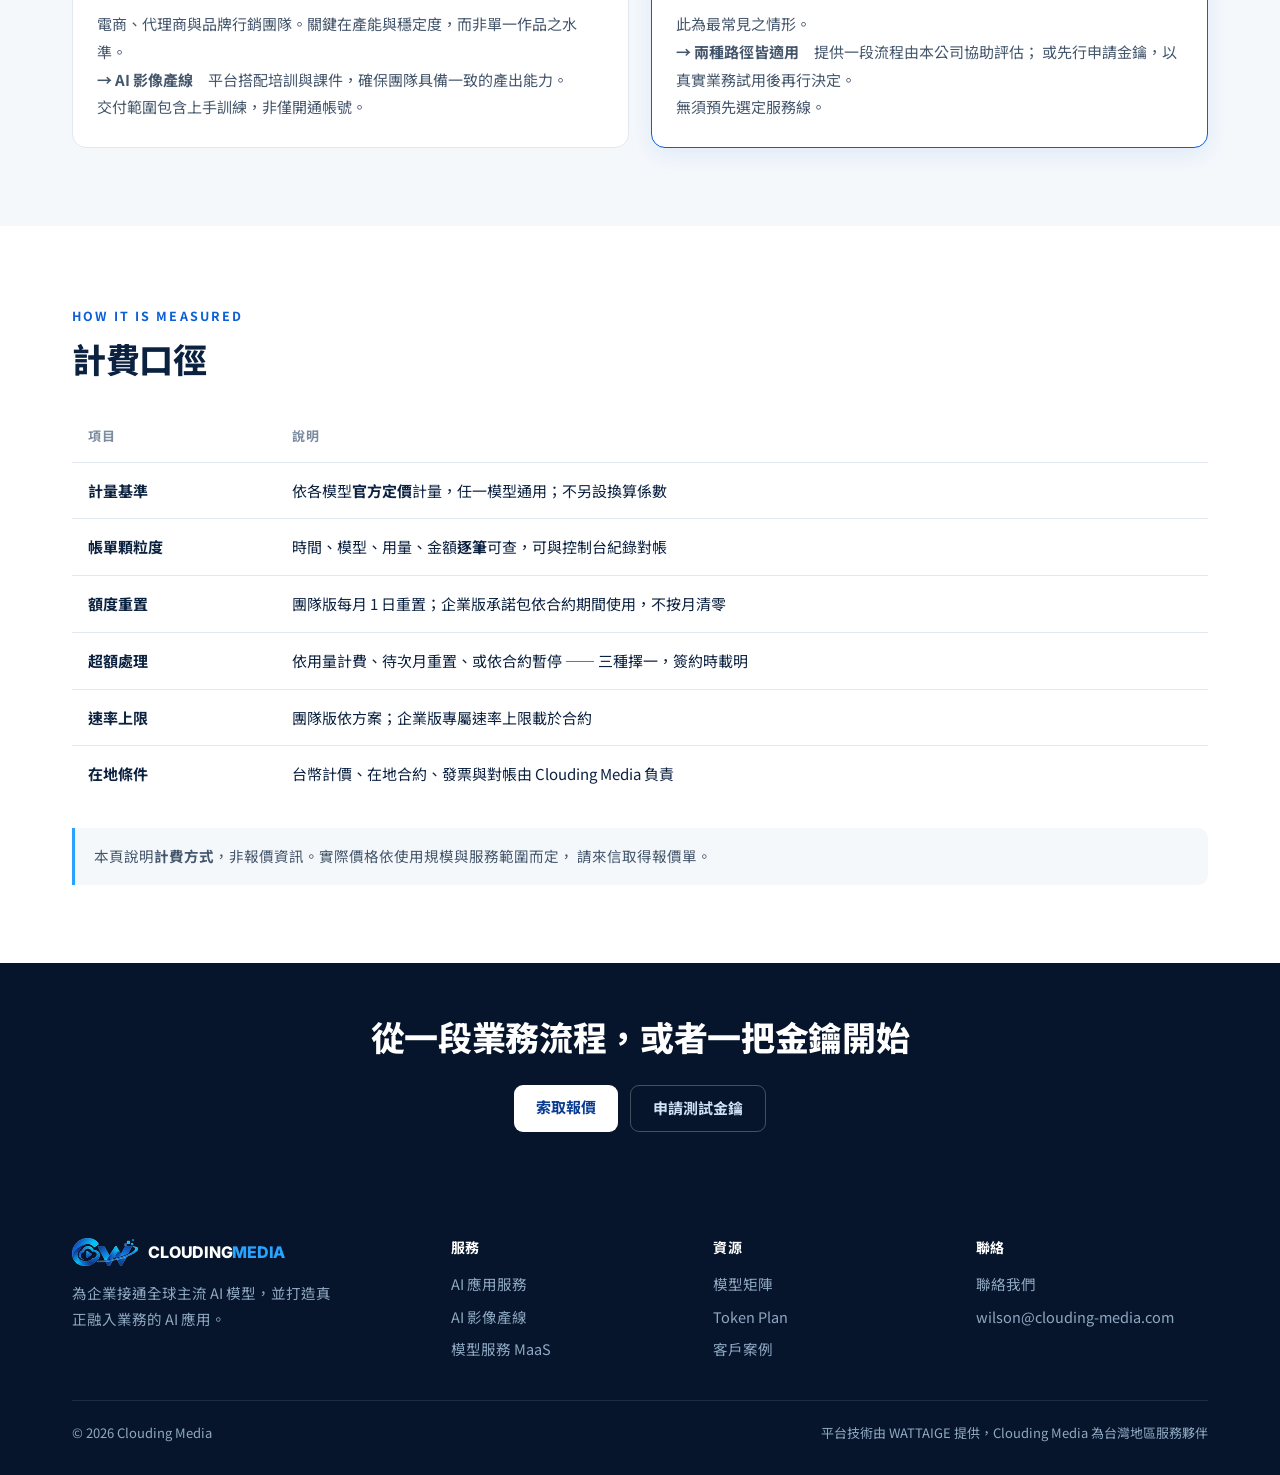
<file: plans.html>
<!doctype html>
<html lang="zh-Hant">
<head>
<meta charset="utf-8">
<meta name="viewport" content="width=device-width,initial-scale=1">
<title>方案與計費｜Clouding Media</title>
<meta name="description" content="Token Plan 訂閱制：把變動成本變成固定預算。企業版合約制與團隊版自助，依專案分配額度。">
<link rel="icon" href="images/favicon.ico">
<link rel="apple-touch-icon" href="images/icon-180.png">
<link rel="preconnect" href="https://fonts.googleapis.com">
<link rel="preconnect" href="https://fonts.gstatic.com" crossorigin>
<link rel="stylesheet" href="https://fonts.googleapis.com/css2?family=Noto+Sans+TC:wght@400;500;700;800&family=Inter:wght@400;500;700;800&display=swap">
<link rel="stylesheet" href="styles.css">
</head>
<body>

<header class="nav">
  <div class="wrap">
    <a class="brand" href="index.html"><img src="images/logo-mark-64.png" alt=""><span>CLOUDING<b>MEDIA</b></span></a>
    <button class="navtoggle" aria-label="選單" onclick="document.querySelector('.nav nav').classList.toggle('open')">≡</button>
    <nav>
      <a href="index.html">首頁</a>
      <a href="services.html">服務</a>
      <a href="models.html">模型</a>
      <a class="on" href="plans.html">方案</a>
      <a href="cases.html">案例</a>
      <a class="btn" href="contact.html">聯絡我們</a>
    </nav>
  </div>
</header>

<div class="hero" style="padding:70px 0 58px">
  <div class="wrap">
    <div class="kicker">Token plan</div>
    <h1 style="font-size:clamp(27px,3.6vw,42px)">把變動成本變成固定預算</h1>
    <p>固定月費或年度承諾，用量分級，依專案分配額度。</p>
  </div>
</div>

<!-- ───────── 兩種形態 ───────── -->
<section>
<div class="wrap">
  <div class="eyebrow">Two forms</div>
  <h2>兩種採用形態</h2>

  <div class="grid g2" style="margin-top:34px">
    <div class="card">
      <div class="num">團隊版　自助</div>
      <h3 style="margin-top:7px">固定月費，含固定額度</h3>
      <ul class="ticks">
        <li>額度依官方定價計量，<b>任一模型通用</b>；每月 1 日重置</li>
        <li>三檔差異只有兩項：<b>額度大小 × 單價折扣</b></li>
        <li>全球模型自由切換，依情境選用</li>
        <li>多把 API 金鑰，各設上限與可用模型</li>
        <li>超出額度依用量計費，或待次月重置</li>
        <li>與主流 AI 開發工具的訂閱方式一致</li>
      </ul>
    </div>
    <div class="card hi">
      <div class="num">企業版　合約</div>
      <h3 style="margin-top:7px">年度／季度／月度承諾包</h3>
      <ul class="ticks">
        <li>承諾包 <b>不按月清零</b>，依合約期間使用</li>
        <li>依專案分配預算，<b>承諾越大、折扣越大</b></li>
        <li>專案／團隊／人員各一把金鑰：上限、可用模型、IP 白名單、到期日</li>
        <li>用量排行與額度預警；超額依合約暫停或按量，尖峰月可加購</li>
        <li>專屬速率上限載於合約；部門可開子帳號分開結算</li>
        <li>包內用量依官方定價計量，帳單逐筆可核對</li>
      </ul>
    </div>
  </div>

  <div class="note" style="margin-top:26px">
    兩種形態的額度一律<b>依官方定價計量</b>，任一模型通用。
    實際月費、折扣級距與承諾包條件屬商務條件，載於合約或報價單。
  </div>
</div>
</section>

<!-- ───────── 四種情境 ───────── -->
<section class="soft">
<div class="wrap">
  <div class="eyebrow">Choose your plan</div>
  <h2>四種情境，一步選定方案<span class="en">對號入座</span></h2>
  <p class="lead" style="margin-top:14px">兩項服務可整合採用，同一帳號、同一控制台。</p>

  <div class="grid g2" style="margin-top:34px">
    <div class="card">
      <h3>具自有研發團隊</h3>
      <p>需求在於穩定的多模型供給，而非委外開發應用。</p>
      <p><b>→ 模型服務 MaaS</b>　現有系統不需修改，接上即用；
         可先行申請金鑰，以真實流量驗證速率與成本。</p>
      <p class="small muted" style="margin-bottom:0">
        建議自團隊版起步，用量成長後轉換為企業版承諾包。</p>
    </div>
    <div class="card">
      <h3>既有流程待自動化</h3>
      <p>流程明確，惟專業判斷集中於少數人員，承接量因而受限。</p>
      <p><b>→ AI 應用服務</b>　由本公司執行流程盤點、Agent 設計與建置、
         知識庫規劃，關鍵決策保留給人員審核。</p>
      <p class="small muted" style="margin-bottom:0">
        提供一段流程，由本公司評估可行性與投入規模。</p>
    </div>
    <div class="card">
      <h3>需日常產出影像內容</h3>
      <p>電商、代理商與品牌行銷團隊。關鍵在產能與穩定度，而非單一作品之水準。</p>
      <p><b>→ AI 影像產線</b>　平台搭配培訓與課件，確保團隊具備一致的產出能力。</p>
      <p class="small muted" style="margin-bottom:0">
        交付範圍包含上手訓練，非僅開通帳號。</p>
    </div>
    <div class="card hi">
      <h3>尚未確定需求</h3>
      <p>此為最常見之情形。</p>
      <p><b>→ 兩種路徑皆適用</b>　提供一段流程由本公司協助評估；
         或先行申請金鑰，以真實業務試用後再行決定。</p>
      <p class="small muted" style="margin-bottom:0">
        無須預先選定服務線。</p>
    </div>
  </div>
</div>
</section>

<!-- ───────── 計費口徑 ───────── -->
<section>
<div class="wrap">
  <div class="eyebrow">How it is measured</div>
  <h2>計費口徑</h2>

  <div class="scrollx" style="margin-top:28px">
  <table class="tbl" style="min-width:640px">
    <tr><th>項目</th><th>說明</th></tr>
    <tr><td><b>計量基準</b></td>
        <td>依各模型<b>官方定價</b>計量，任一模型通用；不另設換算係數</td></tr>
    <tr><td><b>帳單顆粒度</b></td>
        <td>時間、模型、用量、金額<b>逐筆</b>可查，可與控制台紀錄對帳</td></tr>
    <tr><td><b>額度重置</b></td>
        <td>團隊版每月 1 日重置；企業版承諾包依合約期間使用，不按月清零</td></tr>
    <tr><td><b>超額處理</b></td>
        <td>依用量計費、待次月重置、或依合約暫停 —— 三種擇一，簽約時載明</td></tr>
    <tr><td><b>速率上限</b></td>
        <td>團隊版依方案；企業版專屬速率上限載於合約</td></tr>
    <tr><td><b>在地條件</b></td>
        <td>台幣計價、在地合約、發票與對帳由 Clouding Media 負責</td></tr>
  </table>
  </div>

  <div class="note" style="margin-top:26px">
    本頁說明<b>計費方式</b>，非報價資訊。實際價格依使用規模與服務範圍而定，
    請來信取得報價單。
  </div>
</div>
</section>

<section class="deep tight">
<div class="wrap" style="text-align:center">
  <h2>從一段業務流程，或者一把金鑰開始</h2>
  <div style="margin-top:26px;display:flex;gap:12px;justify-content:center;flex-wrap:wrap">
    <a class="btn lt" href="contact.html">索取報價</a>
    <a class="btn ghost" href="contact.html" style="color:#CFE2F5!important;border-color:rgba(255,255,255,.25)">申請測試金鑰</a>
  </div>
</div>
</section>

<footer>
<div class="wrap">
  <div class="cols">
    <div>
      <div class="ftbrand"><img src="images/logo-mark-64.png" alt=""><span>CLOUDING<b>MEDIA</b></span></div>
      <p style="margin:0;max-width:34ch">
        為企業接通全球主流 AI 模型，並打造真正融入業務的 AI 應用。</p>
    </div>
    <div>
      <h4>服務</h4>
      <a href="services.html#agent">AI 應用服務</a>
      <a href="services.html#studio">AI 影像產線</a>
      <a href="services.html#maas">模型服務 MaaS</a>
    </div>
    <div>
      <h4>資源</h4>
      <a href="models.html">模型矩陣</a>
      <a href="plans.html">Token Plan</a>
      <a href="cases.html">客戶案例</a>
    </div>
    <div>
      <h4>聯絡</h4>
      <a href="contact.html">聯絡我們</a>
      <a href="mailto:wilson@clouding-media.com">wilson@clouding-media.com</a>
    </div>
  </div>
  <div class="bot">
    <span>© 2026 Clouding Media</span>
    <span class="sp"></span>
    <span>平台技術由 WATTAIGE 提供，Clouding Media 為台灣地區服務夥伴</span>
  </div>
</div>
</footer>

</body>
</html>
</file>
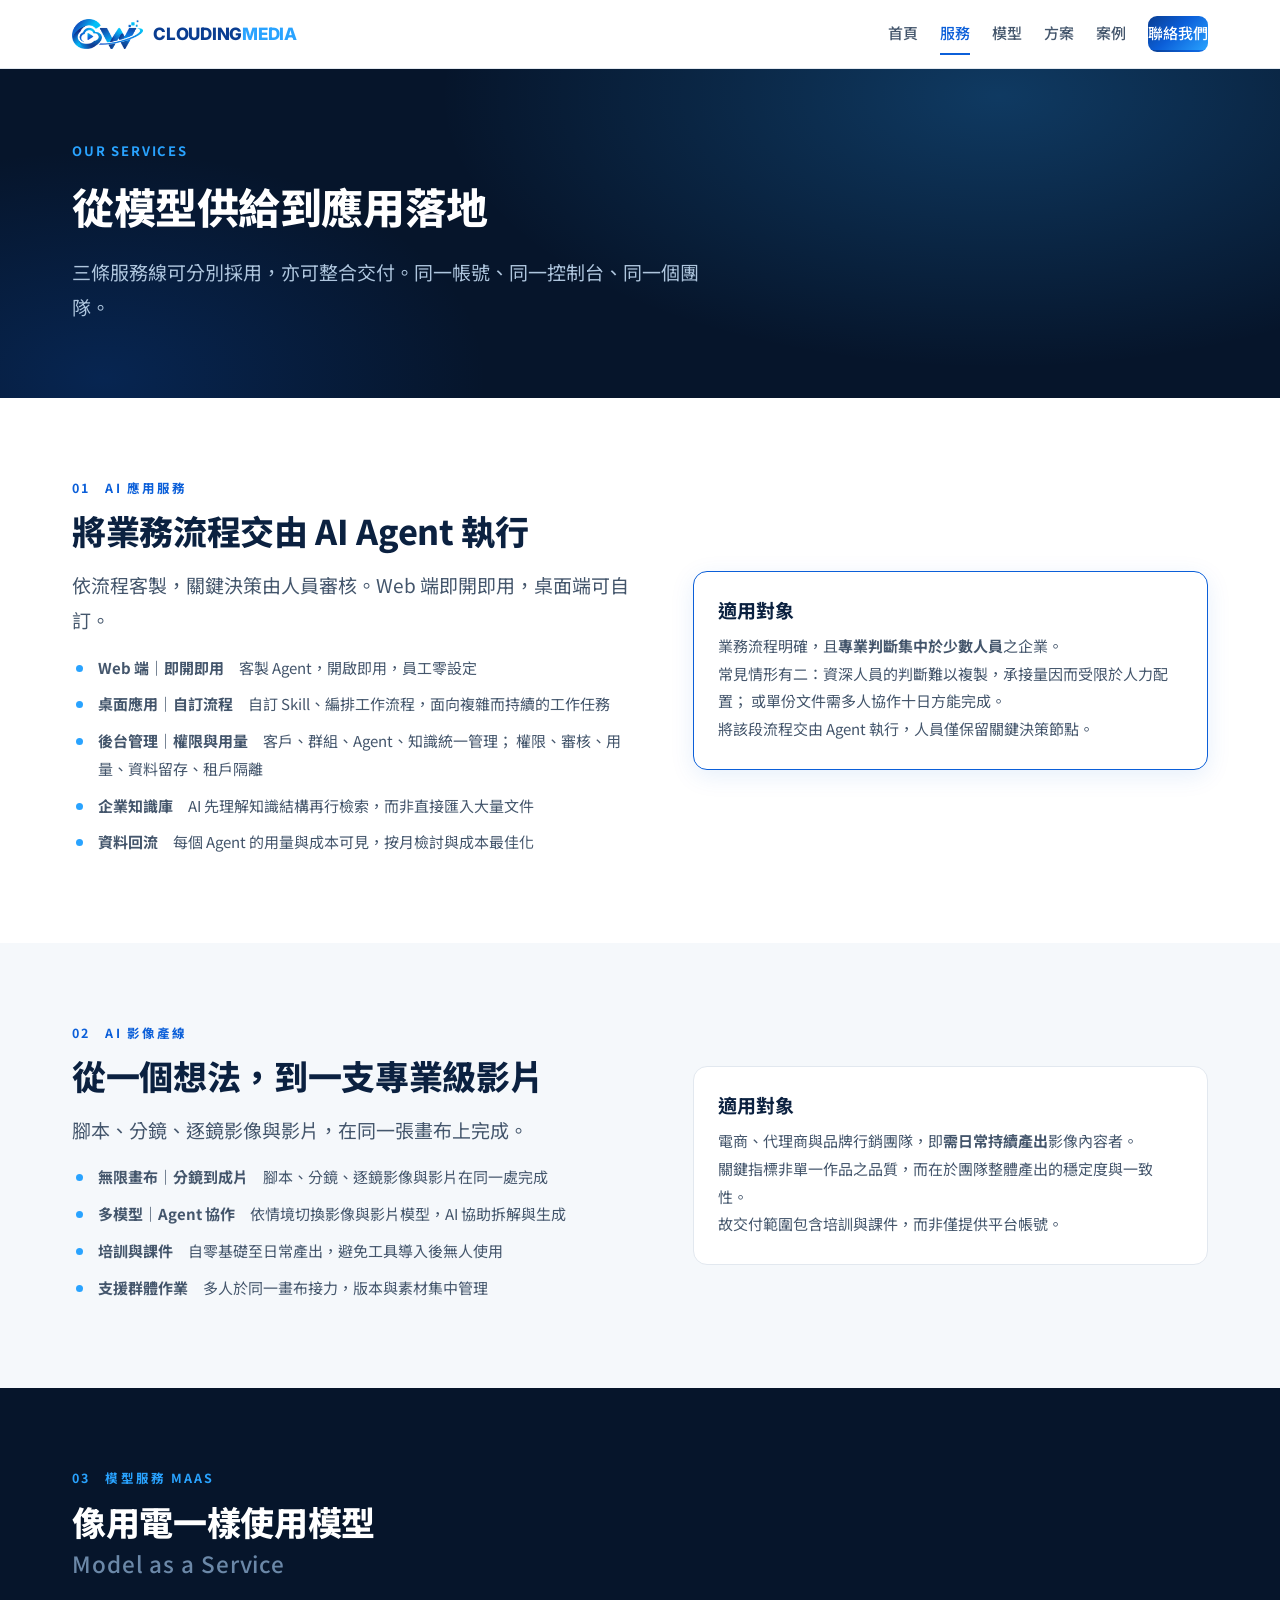
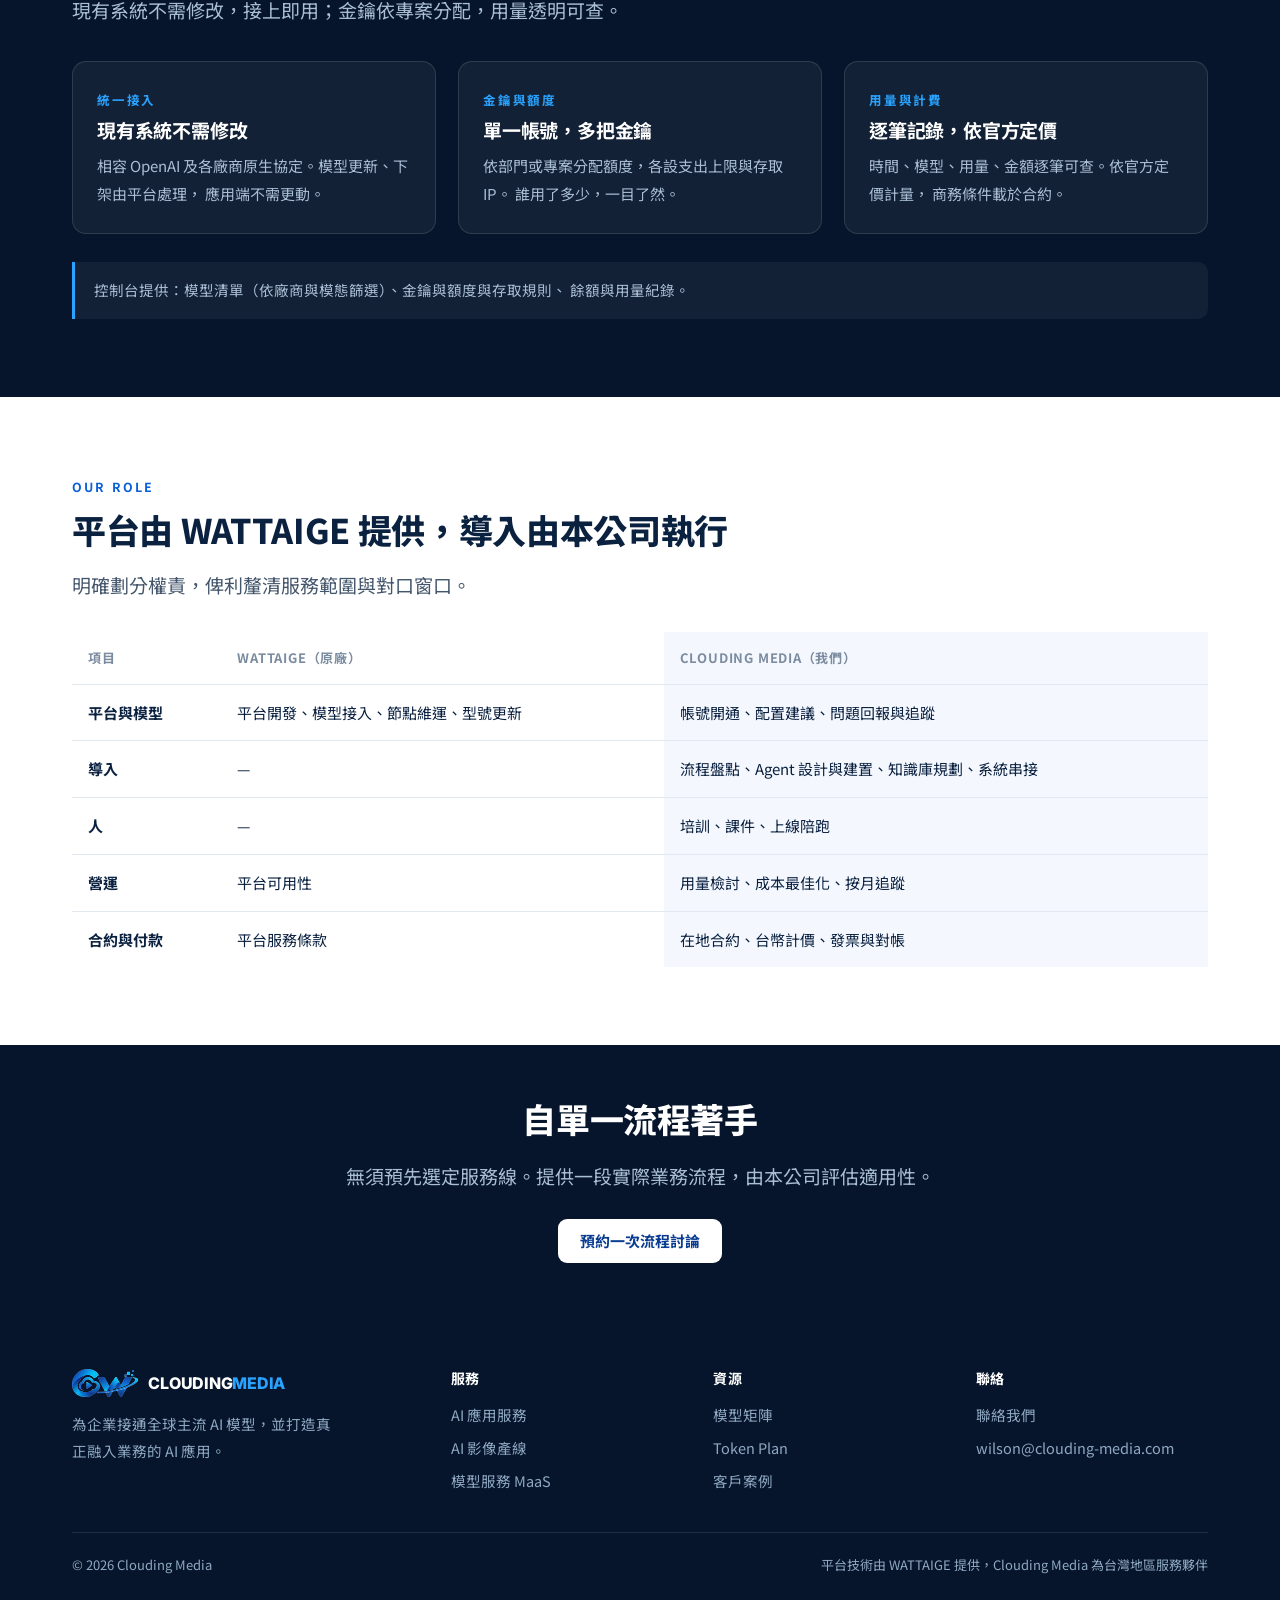
<file: services.html>
<!doctype html>
<html lang="zh-Hant">
<head>
<meta charset="utf-8">
<meta name="viewport" content="width=device-width,initial-scale=1">
<title>服務｜Clouding Media</title>
<meta name="description" content="企業 AI 應用（Agent 平台）、AI 影像產線、MaaS 模型服務。三條服務線可分別採用，亦可整合交付。">
<link rel="icon" href="images/favicon.ico">
<link rel="apple-touch-icon" href="images/icon-180.png">
<link rel="preconnect" href="https://fonts.googleapis.com">
<link rel="preconnect" href="https://fonts.gstatic.com" crossorigin>
<link rel="stylesheet" href="https://fonts.googleapis.com/css2?family=Noto+Sans+TC:wght@400;500;700;800&family=Inter:wght@400;500;700;800&display=swap">
<link rel="stylesheet" href="styles.css">
</head>
<body>

<header class="nav">
  <div class="wrap">
    <a class="brand" href="index.html"><img src="images/logo-mark-64.png" alt=""><span>CLOUDING<b>MEDIA</b></span></a>
    <button class="navtoggle" aria-label="選單" onclick="document.querySelector('.nav nav').classList.toggle('open')">≡</button>
    <nav>
      <a href="index.html">首頁</a>
      <a class="on" href="services.html">服務</a>
      <a href="models.html">模型</a>
      <a href="plans.html">方案</a>
      <a href="cases.html">案例</a>
      <a class="btn" href="contact.html">聯絡我們</a>
    </nav>
  </div>
</header>

<div class="hero" style="padding:70px 0 58px">
  <div class="wrap">
    <div class="kicker">Our services</div>
    <h1 style="font-size:clamp(27px,3.6vw,42px)">從模型供給到應用落地</h1>
    <p>三條服務線可分別採用，亦可整合交付。同一帳號、同一控制台、同一個團隊。</p>
  </div>
</div>

<!-- ───────── 01 AI 應用服務 ───────── -->
<section id="agent">
<div class="wrap">
  <div class="split">
    <div>
      <div class="eyebrow">01　AI 應用服務</div>
      <h2>將業務流程交由 AI Agent 執行</h2>
      <p class="lead" style="margin-top:14px">
        依流程客製，關鍵決策由人員審核。Web 端即開即用，桌面端可自訂。</p>
      <ul class="ticks">
        <li><b>Web 端｜即開即用</b>　客製 Agent，開啟即用，員工零設定</li>
        <li><b>桌面應用｜自訂流程</b>　自訂 Skill、編排工作流程，面向複雜而持續的工作任務</li>
        <li><b>後台管理｜權限與用量</b>　客戶、群組、Agent、知識統一管理；
            權限、審核、用量、資料留存、租戶隔離</li>
        <li><b>企業知識庫</b>　AI 先理解知識結構再行檢索，而非直接匯入大量文件</li>
        <li><b>資料回流</b>　每個 Agent 的用量與成本可見，按月檢討與成本最佳化</li>
      </ul>
    </div>
    <div class="card hi">
      <h3>適用對象</h3>
      <p>業務流程明確，且<b>專業判斷集中於少數人員</b>之企業。</p>
      <p>常見情形有二：資深人員的判斷難以複製，承接量因而受限於人力配置；
         或單份文件需多人協作十日方能完成。</p>
      <p style="margin-bottom:0">將該段流程交由 Agent 執行，人員僅保留關鍵決策節點。</p>
    </div>
  </div>
</div>
</section>

<!-- ───────── 02 AI 影像產線 ───────── -->
<section class="soft" id="studio">
<div class="wrap">
  <div class="split rev">
    <div class="card">
      <h3>適用對象</h3>
      <p>電商、代理商與品牌行銷團隊，即<b>需日常持續產出</b>影像內容者。</p>
      <p>關鍵指標非單一作品之品質，而在於團隊整體產出的穩定度與一致性。</p>
      <p style="margin-bottom:0">故交付範圍包含培訓與課件，而非僅提供平台帳號。</p>
    </div>
    <div>
      <div class="eyebrow">02　AI 影像產線</div>
      <h2>從一個想法，到一支專業級影片</h2>
      <p class="lead" style="margin-top:14px">
        腳本、分鏡、逐鏡影像與影片，在同一張畫布上完成。</p>
      <ul class="ticks">
        <li><b>無限畫布｜分鏡到成片</b>　腳本、分鏡、逐鏡影像與影片在同一處完成</li>
        <li><b>多模型｜Agent 協作</b>　依情境切換影像與影片模型，AI 協助拆解與生成</li>
        <li><b>培訓與課件</b>　自零基礎至日常產出，避免工具導入後無人使用</li>
        <li><b>支援群體作業</b>　多人於同一畫布接力，版本與素材集中管理</li>
      </ul>
    </div>
  </div>
</div>
</section>

<!-- ───────── 03 MaaS ───────── -->
<section class="deep" id="maas">
<div class="wrap">
  <div class="eyebrow">03　模型服務 MaaS</div>
  <h2>像用電一樣使用模型<span class="en">Model as a Service</span></h2>
  <p class="lead" style="margin-top:14px">
    現有系統不需修改，接上即用；金鑰依專案分配，用量透明可查。</p>

  <div class="grid g3" style="margin-top:34px">
    <div class="card">
      <div class="num">統一接入</div>
      <h3 style="margin-top:7px">現有系統不需修改</h3>
      <p>相容 OpenAI 及各廠商原生協定。模型更新、下架由平台處理，
         應用端不需更動。</p>
    </div>
    <div class="card">
      <div class="num">金鑰與額度</div>
      <h3 style="margin-top:7px">單一帳號，多把金鑰</h3>
      <p>依部門或專案分配額度，各設支出上限與存取 IP。
         誰用了多少，一目了然。</p>
    </div>
    <div class="card">
      <div class="num">用量與計費</div>
      <h3 style="margin-top:7px">逐筆記錄，依官方定價</h3>
      <p>時間、模型、用量、金額逐筆可查。依官方定價計量，
         商務條件載於合約。</p>
    </div>
  </div>

  <div class="note" style="margin-top:28px">
    控制台提供：模型清單（依廠商與模態篩選）、金鑰與額度與存取規則、
    餘額與用量紀錄。
  </div>
</div>
</section>

<!-- ───────── 我們負責什麼 ───────── -->
<section>
<div class="wrap">
  <div class="eyebrow">Our role</div>
  <h2>平台由 WATTAIGE 提供，導入由本公司執行</h2>
  <p class="lead" style="margin-top:14px">
    明確劃分權責，俾利釐清服務範圍與對口窗口。</p>

  <div class="scrollx" style="margin-top:30px">
  <table class="tbl" style="min-width:640px">
    <tr><th>項目</th><th>WATTAIGE（原廠）</th><th class="now">Clouding Media（我們）</th></tr>
    <tr>
      <td><b>平台與模型</b></td>
      <td>平台開發、模型接入、節點維運、型號更新</td>
      <td class="now">帳號開通、配置建議、問題回報與追蹤</td>
    </tr>
    <tr>
      <td><b>導入</b></td>
      <td>—</td>
      <td class="now">流程盤點、Agent 設計與建置、知識庫規劃、系統串接</td>
    </tr>
    <tr>
      <td><b>人</b></td>
      <td>—</td>
      <td class="now">培訓、課件、上線陪跑</td>
    </tr>
    <tr>
      <td><b>營運</b></td>
      <td>平台可用性</td>
      <td class="now">用量檢討、成本最佳化、按月追蹤</td>
    </tr>
    <tr>
      <td><b>合約與付款</b></td>
      <td>平台服務條款</td>
      <td class="now">在地合約、台幣計價、發票與對帳</td>
    </tr>
  </table>
  </div>
</div>
</section>

<section class="deep tight">
<div class="wrap" style="text-align:center">
  <h2>自單一流程著手</h2>
  <p class="lead" style="margin:16px auto 0">
    無須預先選定服務線。提供一段實際業務流程，由本公司評估適用性。</p>
  <div style="margin-top:26px"><a class="btn lt" href="contact.html">預約一次流程討論</a></div>
</div>
</section>

<footer>
<div class="wrap">
  <div class="cols">
    <div>
      <div class="ftbrand"><img src="images/logo-mark-64.png" alt=""><span>CLOUDING<b>MEDIA</b></span></div>
      <p style="margin:0;max-width:34ch">
        為企業接通全球主流 AI 模型，並打造真正融入業務的 AI 應用。</p>
    </div>
    <div>
      <h4>服務</h4>
      <a href="services.html#agent">AI 應用服務</a>
      <a href="services.html#studio">AI 影像產線</a>
      <a href="services.html#maas">模型服務 MaaS</a>
    </div>
    <div>
      <h4>資源</h4>
      <a href="models.html">模型矩陣</a>
      <a href="plans.html">Token Plan</a>
      <a href="cases.html">客戶案例</a>
    </div>
    <div>
      <h4>聯絡</h4>
      <a href="contact.html">聯絡我們</a>
      <a href="mailto:wilson@clouding-media.com">wilson@clouding-media.com</a>
    </div>
  </div>
  <div class="bot">
    <span>© 2026 Clouding Media</span>
    <span class="sp"></span>
    <span>平台技術由 WATTAIGE 提供，Clouding Media 為台灣地區服務夥伴</span>
  </div>
</div>
</footer>

</body>
</html>
</file>
<file: styles.css>
/* Clouding Media — AI 業務線
   配色取自 CW 識別：深藍 → 亮藍漸層。
   深色區塊用於「供電」敘事，淺色區塊用於服務與規格。 */

:root{
  --brand:#0B5FD9;          /* 主藍，取自 CW 字標 */
  --brand2:#29A3FF;         /* 亮藍，取自圖標外弧 */
  --brand3:#0A3D91;         /* 深藍 */
  --grad:linear-gradient(135deg,#0A3D91 0%,#0B5FD9 46%,#29A3FF 100%);
  --ink:#0B2140;            /* 主文字 */
  --sec:#44566C;            /* 次文字 */
  --muted:#7C8CA0;
  --line:#E2E8EF;
  --bg:#fff;
  --soft:#F5F8FB;           /* 淺色區塊底 */
  --deep:#06152B;           /* 深色區塊底 */
  --deep2:#0B2140;
  --accent:#00D1B2;         /* 強調，用於數字與重點 */
  --wrap:1180px;
  --r:14px;
}

*{box-sizing:border-box}
html{scroll-behavior:smooth}
body{
  margin:0;background:var(--bg);color:var(--ink);
  font-family:"Noto Sans TC",Inter,-apple-system,"Segoe UI",system-ui,sans-serif;
  font-size:16px;line-height:1.85;-webkit-font-smoothing:antialiased;
}
img{max-width:100%;display:block}
a{color:var(--brand)}

h1,h2,h3,h4{line-height:1.3;margin:0;letter-spacing:-.01em}
h1{font-size:clamp(30px,4.4vw,52px);font-weight:800}
h2{font-size:clamp(23px,2.9vw,34px);font-weight:800}
h3{font-size:19px;font-weight:700}
p{margin:0 0 16px}
.lead{font-size:clamp(16.5px,1.6vw,19px);color:var(--sec);max-width:66ch}
.small{font-size:14px}
.muted{color:var(--muted)}
.en{display:block;font-size:.66em;font-weight:500;color:var(--muted);
  letter-spacing:.04em;margin-top:5px}

.wrap{max-width:var(--wrap);margin:0 auto;padding:0 22px}
section{padding:78px 0}
section.tight{padding:52px 0}
section.soft{background:var(--soft)}
section.deep{background:var(--deep);color:#E8F0F8}
section.deep h1,section.deep h2,section.deep h3{color:#fff}
section.deep .lead,section.deep p{color:#A9BED4}
section.deep .en{color:#6B88A8}

.eyebrow{font-size:12.5px;font-weight:700;letter-spacing:.17em;
  text-transform:uppercase;color:var(--brand);margin-bottom:10px}
section.deep .eyebrow{color:var(--brand2)}

/* ── 導覽 ── */
header.nav{position:sticky;top:0;z-index:50;background:rgba(255,255,255,.93);
  backdrop-filter:blur(10px);border-bottom:1px solid var(--line)}
.nav .wrap{display:flex;align-items:center;gap:26px;height:68px}
.brand img{height:34px;width:auto}
.nav nav{display:flex;gap:22px;margin-left:auto;align-items:center}
.nav nav a{color:var(--sec);text-decoration:none;font-size:15px;font-weight:500;
  padding:6px 0;border-bottom:2px solid transparent}
.nav nav a:hover{color:var(--brand)}
.nav nav a.on{color:var(--brand);border-bottom-color:var(--brand)}
.btn{display:inline-block;background:var(--grad);color:#fff!important;
  text-decoration:none;padding:11px 22px;border-radius:9px;font-weight:700;
  font-size:15px;border:0;cursor:pointer;line-height:1.5}
.btn:hover{filter:brightness(1.08)}
.btn.ghost{background:none;color:var(--brand)!important;border:1.5px solid var(--line)}
.btn.ghost:hover{border-color:var(--brand);filter:none}
.btn.lt{background:#fff;color:var(--brand3)!important}
.navtoggle{display:none;margin-left:auto;background:none;border:1px solid var(--line);
  border-radius:8px;width:40px;height:38px;font-size:18px;cursor:pointer;color:var(--sec)}

/* ── 主視覺 ── */
.hero{background:var(--deep);color:#fff;position:relative;overflow:hidden;
  padding:96px 0 88px}
.hero::before{content:"";position:absolute;inset:0;
  background:radial-gradient(900px 440px at 78% 8%,rgba(41,163,255,.26),transparent 62%),
             radial-gradient(640px 380px at 8% 94%,rgba(11,95,217,.22),transparent 60%)}
.hero .wrap{position:relative}
.hero h1{color:#fff;max-width:19ch}
.hero .kicker{color:var(--brand2);font-weight:700;letter-spacing:.14em;
  text-transform:uppercase;font-size:13px;margin-bottom:16px}
.hero p{color:#AFC6DE;max-width:60ch;font-size:clamp(16px,1.7vw,19px);margin-top:20px}
.hero .cta{display:flex;gap:12px;flex-wrap:wrap;margin-top:30px}
.pills{display:flex;gap:9px;flex-wrap:wrap;margin-top:34px}
.pill{background:rgba(255,255,255,.08);border:1px solid rgba(255,255,255,.17);
  color:#CFE2F5;border-radius:999px;padding:7px 16px;font-size:14px;font-weight:500}

/* ── 版面 ── */
.grid{display:grid;gap:22px}
.g2{grid-template-columns:repeat(2,1fr)}
.g3{grid-template-columns:repeat(3,1fr)}
.g4{grid-template-columns:repeat(4,1fr)}
.split{display:grid;grid-template-columns:1.05fr .95fr;gap:52px;align-items:center}
.split.rev>*:first-child{order:2}
@media(max-width:900px){
  .g3,.g4,.g2{grid-template-columns:1fr}
  .split{grid-template-columns:1fr;gap:30px}
  .split.rev>*:first-child{order:0}
  .nav nav{position:fixed;inset:68px 0 auto;background:#fff;flex-direction:column;
    align-items:stretch;gap:0;padding:8px 22px 18px;border-bottom:1px solid var(--line);
    display:none;box-shadow:0 10px 24px rgba(0,0,0,.08)}
  .nav nav.open{display:flex}
  .nav nav a{padding:12px 0;border-bottom:1px solid var(--line)}
  .nav nav .btn{margin-top:12px;text-align:center}
  .navtoggle{display:block}
  section{padding:56px 0}
}

/* ── 卡片 ── */
.card{background:#fff;border:1px solid var(--line);border-radius:var(--r);
  padding:26px 24px}
.card h3{margin-bottom:9px}
.card p{color:var(--sec);font-size:15px;margin-bottom:0}
.card .num{font-size:12.5px;font-weight:700;color:var(--brand2);letter-spacing:.14em}
section.deep .card{background:rgba(255,255,255,.055);border-color:rgba(255,255,255,.12)}
section.deep .card p{color:#A9BED4}
.card.hi{border-color:var(--brand);box-shadow:0 6px 24px rgba(11,95,217,.1)}

.stat{text-align:center;padding:22px 14px}
.stat b{display:block;font-size:clamp(26px,3.4vw,40px);font-weight:800;
  color:var(--brand);line-height:1.15;letter-spacing:-.02em}
section.deep .stat b{color:var(--accent)}
.stat span{font-size:14px;color:var(--muted)}
section.deep .stat span{color:#8FA8C2}

/* ── 比較表 ── */
.tbl{width:100%;border-collapse:collapse;font-size:15px}
.tbl th,.tbl td{text-align:left;padding:14px 16px;border-bottom:1px solid var(--line);
  vertical-align:top}
.tbl th{font-weight:700;font-size:13px;letter-spacing:.06em;color:var(--muted);
  text-transform:uppercase;white-space:nowrap}
.tbl td b{color:var(--ink)}
.tbl tr:last-child td{border-bottom:0}
.tbl .now{background:rgba(11,95,217,.045)}
section.deep .tbl th,section.deep .tbl td{border-color:rgba(255,255,255,.12)}
section.deep .tbl td b{color:#fff}
section.deep .tbl .now{background:rgba(41,163,255,.1)}
.scrollx{overflow-x:auto;-webkit-overflow-scrolling:touch}

/* ── 截圖框 ── */
.shot{border:1px solid var(--line);border-radius:12px;overflow:hidden;
  background:#fff;box-shadow:0 10px 34px rgba(11,33,64,.1)}
.shot .bar{height:32px;background:#F3F6F9;border-bottom:1px solid var(--line);
  display:flex;align-items:center;gap:6px;padding:0 13px}
.shot .bar i{width:9px;height:9px;border-radius:50%;background:#D6DEE7;display:block}
.shot figcaption{padding:11px 15px;font-size:13.5px;color:var(--muted);
  border-top:1px solid var(--line)}
section.deep .shot{border-color:rgba(255,255,255,.14)}

/* ── 模型晶片 ── */
.chips{display:grid;grid-template-columns:repeat(auto-fill,minmax(176px,1fr));gap:12px}
.chip{border:1px solid var(--line);border-radius:11px;padding:14px 16px;background:#fff}
.chip b{display:block;font-size:15.5px;font-weight:700}
.chip span{font-size:12.5px;color:var(--muted)}
section.deep .chip{background:rgba(255,255,255,.06);border-color:rgba(255,255,255,.13)}
section.deep .chip b{color:#fff}
section.deep .chip span{color:#8FA8C2}

/* ── 條列 ── */
ul.ticks{list-style:none;padding:0;margin:14px 0 0}
ul.ticks li{position:relative;padding-left:26px;margin-bottom:9px;color:var(--sec);
  font-size:15px}
ul.ticks li::before{content:"";position:absolute;left:4px;top:11px;width:7px;height:7px;
  border-radius:50%;background:var(--brand2)}
section.deep ul.ticks li{color:#A9BED4}

/* ── 註記 ── */
.note{background:var(--soft);border-left:3px solid var(--brand2);padding:15px 19px;
  border-radius:0 10px 10px 0;font-size:14.5px;color:var(--sec)}
section.deep .note{background:rgba(255,255,255,.05);color:#A9BED4}
.badge{display:inline-block;background:rgba(11,95,217,.09);color:var(--brand);
  border-radius:6px;padding:2px 9px;font-size:12.5px;font-weight:700;
  vertical-align:middle}

/* ── 頁尾 ── */
footer{background:var(--deep);color:#8FA8C2;padding:54px 0 30px;font-size:14.5px}
footer .cols{display:grid;grid-template-columns:1.5fr 1fr 1fr 1fr;gap:30px}
@media(max-width:900px){footer .cols{grid-template-columns:1fr 1fr}}
footer h4{color:#fff;font-size:14px;margin-bottom:12px;letter-spacing:.05em}
footer a{color:#8FA8C2;text-decoration:none;display:block;padding:3px 0}
footer a:hover{color:#fff}
footer .ftlogo{height:30px;margin-bottom:14px;filter:brightness(0) invert(1);opacity:.92}
footer .bot{border-top:1px solid rgba(255,255,255,.1);margin-top:34px;padding-top:20px;
  display:flex;gap:12px;flex-wrap:wrap;align-items:center;font-size:13px}
footer .bot .sp{flex:1}

/* ── 品牌鎖定稿：圖標＋字標，小尺寸才清楚 ── */
.brand{display:flex;align-items:center;gap:10px;text-decoration:none}
.brand img{height:30px;width:auto}
.brand span{font-family:Inter,"Noto Sans TC",sans-serif;font-weight:800;
  font-size:17px;letter-spacing:-.015em;color:var(--brand3);white-space:nowrap;
  line-height:1}
.brand span b{color:var(--brand2);font-weight:800}
.ftbrand{display:flex;align-items:center;gap:10px;margin-bottom:14px}
.ftbrand img{height:28px;width:auto}
.ftbrand span{font-family:Inter,"Noto Sans TC",sans-serif;font-weight:800;
  font-size:16px;letter-spacing:-.015em;color:#fff;line-height:1}
.ftbrand span b{color:var(--brand2);font-weight:800}
@media(max-width:420px){.brand span{font-size:15px}}
</file>
